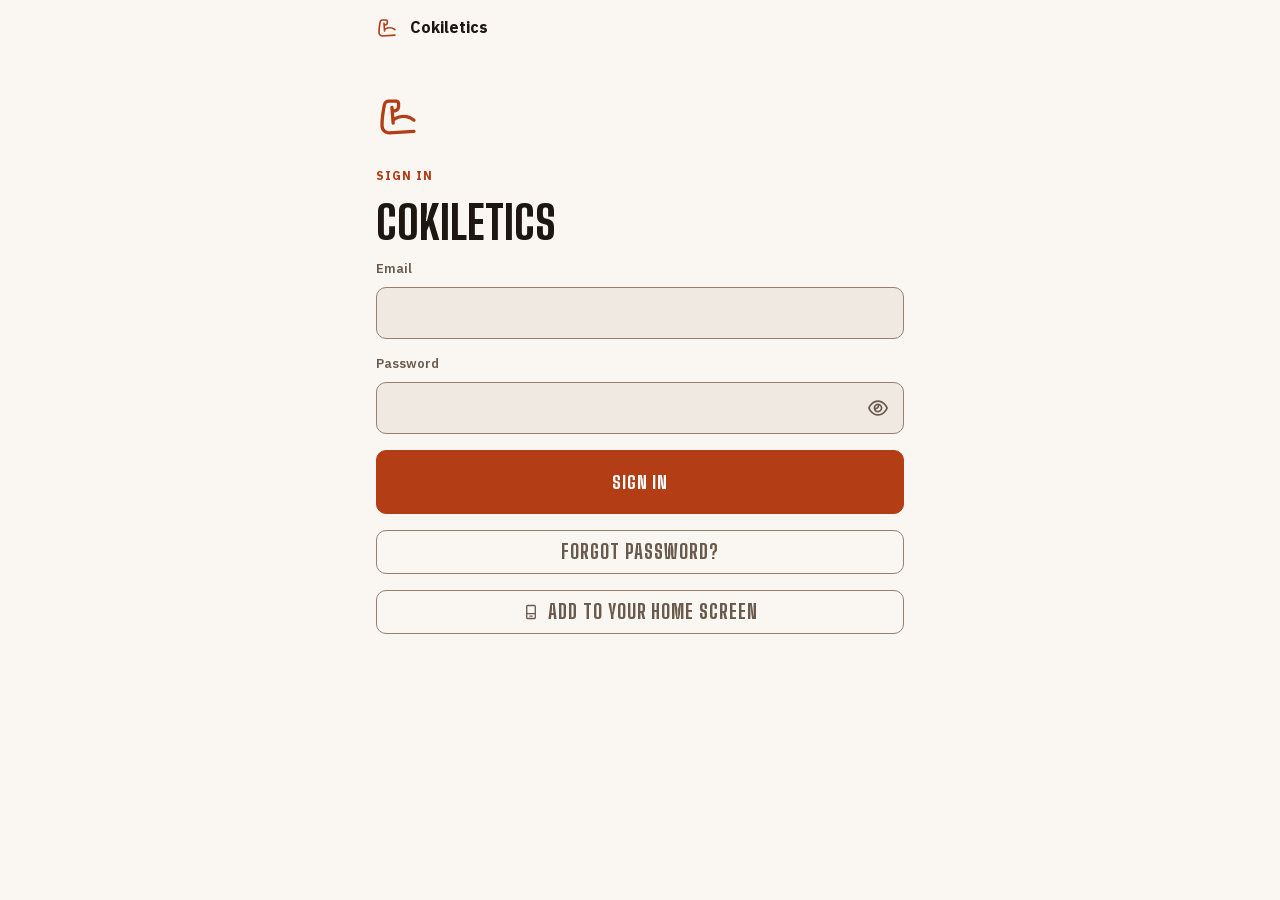
<file: freecokiletics/index.html>
<!doctype html>
<html lang="en">
<head>
<meta charset="utf-8">
<!-- No user-scalable=no: it blocks pinch-zoom (WCAG 1.4.4) and buys nothing —
     every input is ≥16px so iOS never zooms on focus, and tap highlights are
     already off in the stylesheet. -->
<meta name="viewport" content="width=device-width, initial-scale=1, viewport-fit=cover">
<title>Cokiletics</title>
<meta name="theme-color" content="#141110">
<meta name="robots" content="noindex, nofollow, noarchive, nosnippet, noimageindex">
<meta name="referrer" content="strict-origin-when-cross-origin">
<meta name="apple-mobile-web-app-capable" content="yes">
<!-- MUST stay "black-translucent" (tried "default" on 12 Sep 2026 and reverted
     the same day: on the installed app the top bar ended up UNDER the clock
     and the Back button could not be tapped — with viewport-fit=cover, iOS
     laid the webview out edge-to-edge while reporting
     safe-area-inset-top: 0, so nothing padded it clear).
     Translucent means the page runs under the status bar and the clock and
     battery are drawn in WHITE whatever theme-color says — which is why
     body::before paints that strip dark in BOTH themes (see styles.css).
     iOS reads this at launch, and a home-screen icon may keep the value it
     was installed with until it is removed and re-added. -->
<meta name="apple-mobile-web-app-status-bar-style" content="black-translucent">
<meta name="apple-mobile-web-app-title" content="Cokiletics">
<link rel="manifest" href="manifest.webmanifest">
<link rel="apple-touch-icon" sizes="180x180" href="icon-180.png">
<link rel="icon" href="icon.svg" type="image/svg+xml">
<link rel="icon" href="icon-192.png" sizes="192x192" type="image/png">

<!-- Link preview (WhatsApp, iMessage, Slack). og:image MUST be absolute:
     a relative path is silently ignored by every scraper. -->
<meta property="og:type" content="website">
<meta property="og:site_name" content="Cokiletics">
<meta property="og:title" content="Cokiletics">
<meta property="og:description" content="Your training plan — sessions, rest timer, weights log.">
<meta property="og:url" content="https://javicueto.github.io/bv-workouts/freecokiletics/">
<meta property="og:image" content="https://javicueto.github.io/bv-workouts/social/cokiletics.png">
<meta property="og:image:width" content="1200">
<meta property="og:image:height" content="630">
<meta property="og:image:alt" content="Cokiletics">
<meta name="twitter:card" content="summary_large_image">
<link rel="preload" href="../fonts/big-shoulders-display.woff2" as="font" type="font/woff2" crossorigin>
<link rel="preload" href="../fonts/ibm-plex-sans.woff2" as="font" type="font/woff2" crossorigin>
<link rel="stylesheet" href="../fonts/fonts.css">
<link rel="stylesheet" href="../shared/tokens.css">   <!-- the palette, shared with the reference site; in sw.js SHELL -->
<link rel="stylesheet" href="styles.css">
<!-- After the stylesheet (so --ui-bg is readable) but before <body>, so the
     first paint already has the right palette. -->
<script src="theme.js"></script>
</head>
<body>
<!-- NOT aria-live: with the whole app live, a screen reader re-read every
     screen on every navigation and announced the rest countdown once per
     second. Screens announce their name through UI.announce() into the
     region below; countdowns are role="timer", which readers treat as opt-in. -->
<main id="app"></main>
<div id="announce" class="sr-only" aria-live="polite"></div>

<!-- Order matters: config → library → data → icons → ui → store → timer →
     runner → core → views → app (router + boot, last). A new view file goes
     between core.js and app.js, and into sw.js's SHELL.
     The Supabase client is VENDORED (vendor/), not loaded from a CDN: the
     service worker precaches the shell in one go, and a CDN hiccup at install
     time used to mean no offline shell at all. Upgrading = drop the new UMD
     build in vendor/, update this line, sw.js's SHELL, and bump CACHE. -->
<script src="config.js"></script>
<script src="vendor/supabase-js-2.116.0.min.js"></script>
<script src="data/programme.js"></script>
<script src="icons.js"></script>
<script src="ui.js"></script>
<script src="store.js"></script>
<script src="timer.js"></script>
<script src="runner.js"></script>
<script src="core.js"></script>
<script src="points.js"></script>
<script src="views/auth.js"></script>
<script src="views/home.js"></script>
<script src="views/plan.js"></script>
<script src="views/session.js"></script>
<script src="views/history.js"></script>
<script src="views/social.js"></script>
<script src="views/celebrate.js"></script>
<script src="views/cardio.js"></script>
<script src="views/spin.js"></script>
<script src="views/soundcheck.js"></script>
<script src="offline.js"></script>
<script src="app.js"></script>
<script>
  if ("serviceWorker" in navigator) {
    // When a newer version takes over, reload once so it is used straight away —
    // but only if an older version was already running (not on a first visit),
    // and never in the middle of a session (#/run/…), which must not be cut off.
    var hadController = !!navigator.serviceWorker.controller, reloading = false;
    navigator.serviceWorker.addEventListener("controllerchange", function () {
      if (!hadController || reloading || /^#\/run\//.test(location.hash)) return;
      reloading = true; location.reload();
    });
    window.addEventListener("load", function () { navigator.serviceWorker.register("sw.js"); });
  }
</script>
</body>
</html>
</file>
<file: fonts/fonts.css>
/* Cokiletics + the reference site — self-hosted type.
 *
 * NOT loaded from Google: the app has to open in a gym with no signal, and a
 * CDN font is the one thing that would still need the network. Both files are
 * VARIABLE, so one file covers every weight — never re-add per-weight files.
 *
 * No unicode-range: it exists to let the browser SKIP downloading subset
 * files, and with one file per family there is nothing to skip. Its only
 * effect here was to force ✓ ↗ ↺ → ← out of the face and into the system
 * font — visibly, inside "Done ✓" buttons.
 *
 * font-display: the display face is `optional`, the body face `swap`.
 * Headings and the timer digits are set in a condensed face; a system-font
 * stand-in is far wider, so swapping it in late reflowed whole screens (and
 * could overflow 320px). `optional` never swaps late: the font is used if it
 * is there within ~100ms — which it is, preloaded and precached — and the
 * fallback stays for that page load otherwise. Body text must appear at once
 * whatever happens, so it keeps `swap`.
 *
 * Big Shoulders Display · SIL Open Font License 1.1 · Font Bureau
 * IBM Plex Sans        · SIL Open Font License 1.1 · IBM
 */

@font-face {
  font-family: "Big Shoulders Display";
  src: url("big-shoulders-display.woff2") format("woff2");
  font-weight: 100 900;
  font-style: normal;
  font-display: optional;
}

@font-face {
  font-family: "IBM Plex Sans";
  src: url("ibm-plex-sans.woff2") format("woff2");
  font-weight: 100 700;
  font-style: normal;
  font-display: swap;
}
</file>
<file: shared/tokens.css>
/* Court — the ONE palette, type and scale for both the reference site and
   Cokiletics. Linked before each site's own stylesheet; loaded from file://
   with a relative path and precached by the app's service worker (add it to
   SHELL and bump CACHE if this file moves).

   Tokens only, plus three base rules that every page needs identically (the
   focus ring, reduced motion, .sr-only). NO primitives: .card, .letter,
   .topbar and .eyebrow exist in both sites and mean different things — sharing
   them would restyle one site with the other's rules.

   Two copies of this used to live in styles.css and freecokiletics/styles.css,
   25 tokens byte-identical and two (--radius, --radius-sm) already drifted
   apart. One file cannot drift. */

:root {
  /* The pages are dark by default and the browser must know it, or native
     controls (search clear, autofill, scrollbars) come out light-mode on a
     near-black page. The app's light theme overrides it below; the reference
     site has no data-theme and stays dark. */
  color-scheme: dark;

  /* 4pt scale */
  --space-1: 4px;  --space-2: 8px;  --space-3: 12px; --space-4: 16px;
  --space-5: 20px; --space-6: 24px; --space-8: 32px; --space-10: 40px;
  --space-12: 48px; --space-16: 64px; --space-20: 80px;

  /* Darkened 12 Sep 2026 (Javier: the brown ground wasn't dark enough).
     Near-black with only a whisper of warmth left — enough to keep the neutrals
     on the same side as the orange accent, not enough to read as brown.
     Shade 7 (Javier, 12 Sep 2026): content boxes are #0e0c0b, separated by
     their border — at this luminance a fill step of any believable size is
     worth ~1.1:1, so anything that relies on a fill needs its own outline.
     Page two shades LIGHTER than the boxes (Javier, 14 Sep 2026, chosen from
     tests/dark-background — with both the same the app looked too uniform).
     Measured on #141110: text 17.0:1, --line-strong 3.17:1 (still over 3:1).
     Things that FLOAT over content (menu, dialogs, popovers) use --bg-float. */
  --bg:        #141110;
  --bg-raised: #0e0c0b;
  --bg-float:  #1c1614;
  --bg-sunken: #050404;
  /* --line is the decorative hairline (1.5:1 — a whisper, on purpose).
     --line-strong is the boundary of anything you can TAP or TYPE in:
     WCAG 1.4.11 wants 3:1 for a control's edge, and on shade 7 the border is
     the only edge a button has. Measured: 3.29:1 on the page, 3.45 on sunken. */
  --line:        #3a2e27;
  --line-soft:   #2b221d;
  --line-strong: #75604f;

  --text:      #f7f3ef;
  --text-dim:  #c6b8ac;
  --text-faint:#9e9083;

  --accent:      #ff6b3d;
  --accent-soft: #ff6b3d1f;
  --accent-line: #ff6b3d55;
  /* Text ON an accent fill. White on this orange is 2.83:1 — it has always
     failed AA and reads washed out. This is the page colour reused as ink:
     7.03:1 on the orange and 7.17:1 on the danger red, which clears AAA at
     every size, not just AA. Any new accent-filled surface uses it, never #fff. */
  --accent-ink: #0a0908;
  --danger-ink: #0a0908;
  --cool:        #4dd4c4;
  --cool-soft:   #4dd4c41f;
  --good:        #4dd48a;
  --good-soft:   #4dd48a1f;
  --good-line:   #4dd48a55;
  --danger:      #ff6b6b;
  --danger-text: #ff8c8c;     /* form errors — readable on the dark ground */
  --shadow:      #000a;
  --ui-bg:       #141110;     /* the phone's status bar — MUST equal --bg */

  --radius:    16px;
  --radius-sm: 10px;
  /* The smallest thing a thumb can be expected to hit (Apple HIG, WCAG 2.5.5).
     Where the VISUAL must stay smaller, grow the hit area with an ::after —
     never shrink this. */
  --tap: 44px;

  /* Named easings — never the browser's `ease`, and never a bounce or an
     overshoot on UI. A var() that does not exist falls back to linear in
     silence, so anything using these must be declared here. */
  --ease-out: cubic-bezier(0.22, 1, 0.36, 1);
  --ease-in:  cubic-bezier(0.55, 0, 1, 0.45);

  /* Motion (Javier, 16 Sep 2026: "like an iPhone — smooth, connected, no
     motion sickness"). Three durations and two distances for everything that
     moves: a press answers at once, things arrive in --dur-enter and leave
     faster in --dur-leave; a screen travels a fifth of its width, a layer
     only a little. The system itself is in freecokiletics/styles.css. */
  --dur-press: 120ms;
  --dur-leave: 180ms;
  --dur-enter: 320ms;
  --move-page: 16%;
  --move-step: 10%;      /* inside a session: less travel, the screens are dense */
  --move-layer: 24px;
  /* Arrivals use this, not --ease-out: --ease-out covers 80% of the distance
     in its first 90ms, which reads as a snap and then a crawl — "too speedy
     or bumpy" (Javier, 16 Sep 2026), especially on a round screen decoding
     its previews mid-move. This one starts gently and lands softly. */
  --ease-enter: cubic-bezier(0.05, 0.7, 0.1, 1);

  /* Two voices and no third. Display carries numbers, headings and buttons —
     anything you GLANCE at; body carries anything you READ. Both self-hosted
     in fonts/ (see fonts/fonts.css) because the gym has no signal. */
  --font:         "IBM Plex Sans", -apple-system, BlinkMacSystemFont, "Segoe UI", Roboto, Helvetica, Arial, sans-serif;
  --font-display: "Big Shoulders Display", "Arial Narrow", var(--font);
}

/* ------------------------------------------------------------- light mode */
/* ONE copy of the light palette. The app's theme.js always writes an explicit
   data-theme (resolving the phone's setting itself), so there is no
   media-query duplicate to drift out of step. */
:root[data-theme="light"] {
  color-scheme: light;
  --bg:        #faf6f1;
  --bg-raised: #ffffff;
  --bg-float:  #ffffff;
  --bg-sunken: #f0e9e1;
  --line:        #ddd2c6;
  --line-soft:   #ebe3da;
  --line-strong: #94806e;   /* 3.6:1 on white, 3.35 on paper, 3.0 on sunken */
  --text:      #1d1712;
  --text-dim:  #6a5a4d;
  /* 4.8:1 on --bg-sunken, where the small text lives (the kg label, the
     corner buttons). #7d6d5f was 4.13 there and failed AA. */
  --text-faint:#6f6052;
  /* Deeper than the brand tone on purpose: #ff6b3d is 2.6:1 on this paper —
     unreadable as text or a border. Every value below clears 4.5:1 on both the
     paper and the white card; measured, not eyeballed. */
  --accent:      #b33d15;   /* 5.4:1 on paper, 4.8:1 on its own 8% tint */
  --accent-soft: #b33d1514;
  --accent-line: #b33d1540;
  --accent-ink:  #ffffff;   /* white on this fill is 5.8:1; near-black only 3.3 */
  --cool:        #0a7267;
  --cool-soft:   #0a726714;
  --good:        #13743f;
  --good-soft:   #13743f14;
  --good-line:   #13743f40;
  --danger:      #b3261e;
  --danger-ink:  #ffffff;
  --danger-text: #a32019;
  --shadow:      #1d17121f;
  --ui-bg:       #faf6f1;
}

/* ------------------------------------------------------------- base rules */
/* Visually hidden, still read: live regions and icon-button text. */
.sr-only {
  position: absolute; width: 1px; height: 1px; margin: -1px; padding: 0;
  overflow: hidden; clip: rect(0 0 0 0); white-space: nowrap; border: 0;
}

/* ONE focus ring for everything focusable, so a new control is covered by
   default. :where() keeps it at zero specificity — any component can still
   restyle it. Never `outline: none` without a replacement at least this
   visible: a 1px border tint is not a focus indicator. */
:where(a, button, summary, input, select, textarea, [tabindex]):focus-visible {
  outline: 2px solid var(--accent); outline-offset: 2px;
}

/* Motion off = every transition and animation collapses to nothing. A page
   that has motion which carries MEANING puts it back with its own, more
   specific rule (the app does this for the rest ring's sweep and the screen
   crossfade). A new animation is reduced by default instead of needing to be
   remembered. */
@media (prefers-reduced-motion: reduce) {
  *, *::before, *::after {
    animation-duration: .01ms !important; animation-iteration-count: 1 !important;
    transition-duration: .01ms !important;
  }
}

/* No scroll bar on touch screens, for both sites (Javier, 14 Sep 2026 —
   analiticafantasy.com shows none on his iPhone, and this is exactly how it
   does it). The page still scrolls normally — nothing becomes a scroll box —
   only the indicator is hidden. A mouse keeps its scroll bar, where it helps. */
@media (hover: none) and (pointer: coarse) {
  * { scrollbar-width: none; }
  ::-webkit-scrollbar { width: 0; height: 0; display: none; }
}
</file>
<file: freecokiletics/styles.css>
/* Cokiletics — mobile first. Palette, type, scale and the base a11y rules come
   from ../shared/tokens.css (one file for the app and the reference site).
   Everything is sized for one thumb at arm's length in a gym: big targets,
   big numbers, no hover-only affordances.

   Every colour in this file MUST come from a token: a hex baked into a rule
   cannot follow the theme (dark is the base; light is data-theme="light" on
   <html>, written by theme.js). The only tokens declared HERE are the app's
   own: rest mode and the safe-area insets. */
:root {
  --rest: #1e5bd6;     /* rest mode: whole screen, and the status bar via theme-color */
  /* Rest mode is the same blue in BOTH themes on purpose (a glance across the
     gym says "resting"), so its inks live here and are never overridden by
     the light theme. Measured on the blue: white 5.96:1, the dim ink 4.8:1
     (75% white was 4.08 and failed), the final-10s arc 3.4:1 in both themes
     (the accent was 2.1 dark and 1.02 light — invisible). */
  --rest-ink:         #ffffff;
  --rest-ink-dim:     #ffffffd9;
  --rest-line:        #ffffff38;
  --rest-line-strong: #ffffff66;
  --rest-arc-final:   #4dd4c4;

  --safe-top:    env(safe-area-inset-top, 0px);
  --safe-bottom: env(safe-area-inset-bottom, 0px);
  /* The strip behind the phone's clock and battery. Dark in BOTH themes: the
     status bar is translucent, so those glyphs are always white and on the
     light theme's cream they vanished. Zero-height in a browser tab, where
     the inset is 0 and the bar is the browser's own. */
  --status-band: #141110;
}

/* Installed, full-screen. The floor is the fix for a real iOS combination:
   the webview running edge-to-edge while safe-area-inset-top reports 0, which
   left the Back button under the clock, where the status bar swallows taps.
   54px clears the tallest iPhone status bar; where the inset works it is
   larger than this and nothing changes. */
@media (display-mode: standalone) {
  :root { --safe-top: max(env(safe-area-inset-top, 0px), 54px); }
}
body::before {
  content: "";
  position: fixed; top: 0; left: 0; right: 0; height: var(--safe-top);
  background: var(--status-band);
  z-index: 90;                 /* over every layer, including dialogs */
  pointer-events: none;
}
/* Rest mode owns the whole screen, status bar included. */
body.is-resting::before { background: var(--rest); }

/* Motion off: the shared rule collapses everything; the rest ring's sweep
   carries MEANING (it IS the countdown), so it is put back. */
@media (prefers-reduced-motion: reduce) {
  .rest__ring .arc { transition-duration: .95s !important; }
}

* { box-sizing: border-box; }
html { height: 100%; -webkit-text-size-adjust: 100%; }
body {
  margin: 0; min-height: 100%;
  background: var(--bg); color: var(--text);
  font: 16px/1.45 var(--font);
  -webkit-font-smoothing: antialiased;
  -webkit-tap-highlight-color: transparent;
  overscroll-behavior: none;
}
button { font: inherit; color: inherit; }
input { font: inherit; }
a { color: var(--accent); }

#app {
  /* svh, not dvh: dvh tracks the browser toolbar as it collapses on scroll,
     and the Done button (margin-top: auto) moved with it — right as the thumb
     reached for it. The small viewport is the stable one. */
  min-height: 100vh; min-height: 100svh;
  display: flex; flex-direction: column;
  padding: calc(var(--safe-top) + var(--space-4)) var(--space-4) calc(var(--safe-bottom) + var(--space-6));
  max-width: 560px; margin: 0 auto;
}

/* ------------------------------------------------------------ primitives */
.stack > * + * { margin-top: var(--space-4); }
.row { display: flex; align-items: center; gap: var(--space-3); }
.grow { flex: 1; min-width: 0; }
.dim { color: var(--text-dim); }
.faint { color: var(--text-faint); }
.eyebrow {
  font-size: 12px; font-weight: 700; letter-spacing: .09em; text-transform: uppercase;
  color: var(--accent);
}
/* Anything you GLANCE at is display; anything you READ stays body. */
.btn, .badge, .rest__time, .week-row .num, .letter, .stepper .btn { font-family: var(--font-display); }
h1 {
  margin: 0; font-family: var(--font-display); font-weight: 800;
  font-size: clamp(34px, 10vw, 46px); letter-spacing: 0; line-height: 0.95;
  text-transform: uppercase;
}
/* A screen's title under the top bar (core.js topbar): its own space below,
   the same on every screen, so none can put its content right against it
   (Javier, 18 Sep 2026: Social's league card sat on the heading). */
.page-title { margin-bottom: var(--space-5); }
h2 {
  margin: 0; font-family: var(--font-display); font-weight: 700;
  font-size: 31px; letter-spacing: .01em; line-height: 1.02; text-transform: uppercase;
}
p  { margin: 0; }

/* A control's edge is --line-strong (3:1); a container's is --line. On shade
   7 the border is the only edge a button has. */
.btn {
  display: inline-flex; align-items: center; justify-content: center; gap: var(--space-2);
  min-height: 52px; padding: 0 var(--space-6);
  border: 1px solid var(--line-strong); border-radius: var(--radius-sm);
  background: var(--bg-raised); color: var(--text);
  font-weight: 800; font-size: 19px; letter-spacing: .05em; text-transform: uppercase;
  white-space: nowrap; cursor: pointer; text-decoration: none;   /* a link styled as a button is not underlined */
  transition: transform .08s var(--ease-out);
}
.btn:active { transform: scale(.97); }
.btn--primary { background: var(--accent); color: var(--accent-ink); border-color: var(--accent); }
.btn--ghost { background: transparent; }
/* Quiet = secondary, NOT invisible: it keeps the border every other control
   has. Dropping it (12 Sep 2026) left "‹ Back", "Forgot password?" and the
   session's X as bare text with no edge to aim at. */
.btn--quiet { background: transparent; color: var(--text-dim); min-height: var(--tap); }
.btn--block { width: 100%; }
.btn--big { min-height: 64px; font-size: 18px; }
.btn[disabled] { opacity: .5; cursor: default; }

.field { display: grid; gap: var(--space-2); }
.field label { font-size: 13px; color: var(--text-dim); font-weight: 600; }
.input {
  width: 100%; min-height: 52px; padding: 0 var(--space-4);
  background: var(--bg-sunken); color: var(--text);   /* a well, not a panel */
  border: 1px solid var(--line-strong); border-radius: var(--radius-sm);
  font-size: 17px;                              /* ≥16px stops iOS zooming on focus */
}
.input:focus { border-color: var(--accent); }   /* the ring itself is the shared :focus-visible rule */

/* Password with a show/hide eye. The input keeps room on the right so text
   never runs under the button; the button is a full 44px touch target. */
.pw-field { position: relative; }
.pw-field .input { padding-right: 56px; }
.pw-toggle {
  position: absolute; top: 50%; right: 4px; transform: translateY(-50%);
  width: var(--tap); height: var(--tap); display: grid; place-items: center;
  border: 0; background: none; color: var(--text-dim); cursor: pointer; border-radius: var(--radius-sm);
}
.pw-toggle svg { width: 22px; height: 22px; }
.pw-toggle[aria-pressed="true"] { color: var(--accent); }
.pw-toggle:focus-visible { outline-offset: -2px; }

.card {
  background: var(--bg-raised);
  border: 1px solid var(--line);       /* the border is what separates a card */
  border-radius: var(--radius);
  padding: var(--space-5);
}
.card--tap { cursor: pointer; border-color: var(--line-strong); }
/* A whole card that is a link reads as a card, not as link text: no accent, no
   underline on everything inside it (History's rows and the cardio list). */
a.card--tap { color: inherit; text-decoration: none; }
.card--tap:active { filter: brightness(1.08); }
.card--done { border-color: var(--good-line); }

/* Anchors the menu panel (below): position: relative so it cannot drift off
   the right edge on a narrow phone. */
.topbar {
  position: relative;
  display: flex; align-items: center; justify-content: space-between; gap: var(--space-3);
  margin-bottom: var(--space-6);
}
/* The app's logo: Font Awesome Classic Regular "bicep", same glyph as the
   home-screen icon so the two read as one thing. */
.logo { display: inline-grid; place-items: center; color: var(--accent); }
.logo svg { width: 22px; height: 22px; display: block; }
.logo--big { margin-bottom: var(--space-3); }
.logo--big svg { width: 44px; height: 44px; }
.badge {
  display: inline-block; padding: 2px 10px; border-radius: 999px;
  background: var(--accent-soft); color: var(--accent);
  font-size: 12px; font-weight: 700; letter-spacing: .04em;
}
.badge--good { background: var(--good-soft); color: var(--good); }
.badge--cool { background: var(--cool-soft); color: var(--cool); }
.note { padding: var(--space-3) var(--space-4); border-left: 2px solid var(--accent); background: var(--bg-sunken); border-radius: 0 var(--radius-sm) var(--radius-sm) 0; font-size: 14px; color: var(--text-dim); white-space: pre-wrap; }
.error { color: var(--danger-text); font-size: 14px; }
/* A read that failed: the message and a Retry, never a screen stuck on
   "Loading…". `.notice` is the quiet inline form for a screen that still
   works without the missing data (Home without "done" marks). */
.load-error { text-align: center; }
.load-error .btn { justify-self: center; }
.notice {
  display: flex; align-items: center; justify-content: space-between; gap: var(--space-3);
  padding: var(--space-2) var(--space-3); margin-bottom: var(--space-3);
  border: 1px solid var(--line); border-radius: var(--radius-sm);
  font-size: 13px; color: var(--text-dim);
}
.notice .btn { min-height: 36px; padding: 0 var(--space-3); font-size: 14px; flex: none; }
.list { display: grid; gap: var(--space-3); }

/* ------------------------------------------------------------ motion */
/* One small system (Javier, 16 Sep 2026: the app felt abrupt, "slippery"),
   used everywhere and invented nowhere else:
   - a screen that goes DEEPER arrives from the right, going BACK from the
     left, a sibling (home ↔ history) crossfades — app.js decides which;
   - inside a session the same language: Done → from the right, Back → from
     the left (runner.js render). Only the screen's body moves; the header
     and the progress bar stay put, so the session reads as one place;
   - layers (pause, the whole workout, a preview big, the hold timer) rise a
     little and fade in, and sink and fade out faster (UI.enter / UI.leave);
   - a press answers in the first frame, a value you change settles (UI.bump).
   Quick start and a soft landing, never a bounce, nothing moves on its own.
   Every class is removed as soon as it has played (ui.js), so no transform
   is left behind. Reduce Motion: every move becomes a short crossfade. */
@keyframes m-in-forward { from { opacity: 0; transform: translateX(var(--move)); } }
@keyframes m-in-back    { from { opacity: 0; transform: translateX(calc(var(--move) * -1)); } }
@keyframes m-in-fade    { from { opacity: 0; } }
@keyframes m-in-rise    { from { opacity: 0; transform: translateY(var(--move-layer)); } }
@keyframes m-out-sink   { to { opacity: 0; transform: translateY(calc(var(--move-layer) / 2)); } }
@keyframes m-out-fade   { to { opacity: 0; } }
@keyframes m-settle     { 40% { transform: scale(1.12); } }
@keyframes m-drop       { from { opacity: 0; transform: translateY(-6px) scale(.98); } }
/* A whole screen travels --move-page; a step inside a session --move-step,
   which is shorter because those screens are dense and change a lot at once.
   will-change keeps the move on the GPU while it plays: a round screen
   decodes its previews at exactly that moment, and that is what made the
   move stutter. The class is removed after, so no layer is kept. */
.m-forward, .m-back           { --move: var(--move-page); }
.m-step-forward, .m-step-back { --move: var(--move-step); }
.m-forward, .m-step-forward { animation: m-in-forward var(--dur-enter) var(--ease-enter) backwards; }
.m-back, .m-step-back       { animation: m-in-back var(--dur-enter) var(--ease-enter) backwards; }
.m-fade    { animation: m-in-fade var(--dur-leave) var(--ease-enter) backwards; }
.m-rise    { animation: m-in-rise var(--dur-enter) var(--ease-enter) backwards; }
.m-leave   { animation: m-out-sink var(--dur-leave) var(--ease-in) forwards; pointer-events: none; }
.m-forward, .m-back, .m-step-forward, .m-step-back, .m-rise { will-change: transform, opacity; }
.m-bump       { animation: m-settle var(--dur-enter) var(--ease-enter); }
.m-bump-block { display: inline-block; }        /* transform needs a block; ui.js adds it to inline text */
@media (prefers-reduced-motion: reduce) {
  /* !important on a class beats the shared "collapse everything" rule in
     tokens.css, which would otherwise make these instant rather than calm. */
  .m-forward, .m-back, .m-step-forward, .m-step-back, .m-fade, .m-rise { animation: m-in-fade .15s linear backwards !important; }
  .m-leave { animation: m-out-fade .12s linear forwards !important; }
  .m-bump { animation: none !important; }
}
/* A press answers in the first frame on anything tappable that is not a
   .btn (which already does): previews, the corner log buttons, "after that",
   the menu button. :where() keeps it overridable. */
:where(.thumb, .vthumb__open, .ex-card__thumb, .rest__after, .logbtn, .logstep, .iconbtn) {
  transition: transform var(--dur-press) var(--ease-out);
}
:where(.thumb, .vthumb__open, .ex-card__thumb, .rest__after, .logbtn, .logstep, .iconbtn):active { transform: scale(.97); }
/* Cards press too, and more gently than a button: a card is big, so the same
   .97 would look like it jumped. The brightness they already had stays. */
:where(.card--tap, .day-card__main, .day-card__link, .backlog__list a, .menu__item, a.week-row) {
  transition: transform var(--dur-press) var(--ease-out), filter var(--dur-press) var(--ease-out);
}
:where(.card--tap, .day-card__main, .day-card__link, .backlog__list a, .menu__item, a.week-row):active { transform: scale(.985); }
/* The ✓ on a Done button, so the tap is confirmed before the screen moves. */
.tick { display: inline-block; }

/* ------------------------------------------------------------ session runner */
.runner { flex: 1; display: flex; flex-direction: column; gap: var(--space-4); }

.progress { display: flex; gap: 4px; height: 4px; }
.progress i { flex: 1; background: var(--line); border-radius: 2px; }
.progress i.done { background: var(--accent); }
.progress i.now  { background: var(--accent); opacity: .5; }

/* One screen = one round. Done / Back move between screens, no swipe
   (Javier, 15 Sep 2026: "swiping between exercises is messy … keep it simple"). */
.screen { flex: 1; display: flex; flex-direction: column; gap: var(--space-4); }

.round-head { display: flex; align-items: baseline; justify-content: space-between; gap: var(--space-3); flex-wrap: wrap; }

/* Exercise card: moving thumbnail left, what to do right, log underneath.
   Mobile-first: the 320px phone is the base (42% preview, no minimum width on
   the corner buttons), and ≥360px widens to 48% and restores the 44px target.
   48%: the square preview's width sets the card height; WIDTH is the limit —
   50% overflowed 29 screens sideways, 48% none. Re-run scripts/sweep_runner.js
   at 320 / 375 / 390 / 414 before changing either number. */
.ex-list { display: grid; gap: var(--space-3); }
.ex-card {
  display: grid; grid-template-columns: 42% 1fr; gap: var(--space-3);
  padding: var(--space-3);
  background: var(--bg-sunken); border: 1px solid var(--line); border-radius: var(--radius);
}
.ex-card__thumb {
  position: relative; aspect-ratio: 1; align-self: start;
  border: 0; padding: 0; border-radius: var(--radius-sm); overflow: hidden; background: #000; cursor: zoom-in;
}
.ex-card__thumb img { position: absolute; inset: 0; width: 100%; height: 100%; object-fit: cover; }
/* A finger resting on a GIF must not open the iPhone's image preview or
   start dragging the picture. */
.ex-card__thumb img, .thumb img { -webkit-touch-callout: none; -webkit-user-drag: none; user-select: none; }
.ex-card__body { min-width: 0; display: flex; flex-direction: column; gap: 2px; }
.ex-card__label { font-size: 12px; font-weight: 800; letter-spacing: .08em; color: var(--accent); }
.ex-card__name { font-size: 16px; font-weight: 650; line-height: 1.2; }
.ex-card__target { font-size: 28px; font-weight: 800; letter-spacing: -.02em; line-height: 1.05; margin-top: 2px; }
.ex-card__target small { font-size: 14px; font-weight: 600; color: var(--text-dim); letter-spacing: 0; }
.ex-card__cue { font-size: 13px; color: var(--accent); font-weight: 650; }
/* The two icons sit BELOW the reps, together in the card's bottom-right
   corner (Javier, 12 Sep 2026). `margin-top: auto` pins them to the bottom of
   the right column however tall the name wraps, so they line up across cards
   in a round instead of floating at different heights. flex-wrap lets the
   timed-hold button take its own full row inside the same box. */
.ex-card__log {
  margin-top: auto; padding-top: var(--space-2);
  display: flex; flex-wrap: wrap; justify-content: flex-end; min-width: 0;
}
/* Wraps, right-aligned, when a long weight ("142.5 kg") and changed reps don't
   fit side by side at 320px. Without it the pair was wider than the column and
   spilled LEFT into the preview image — flex-end overflows toward the start. */
.logbtns { flex: 0 1 auto; max-width: 100%; min-width: 0; display: flex; flex-wrap: wrap; justify-content: flex-end; align-items: center; gap: 0; }   /* the buttons' own 4px padding separates them; a gap tipped 320px into wrapping */
.ex-card__body > .btn--hold { width: 100%; margin-top: var(--space-2); }

/* The two corner buttons: a dumbbell for the weight, an arrows-repeat for the
   reps. Icon alone when there is nothing to report; the number beside it when
   there is. Deliberately quiet — most sets use whatever weight is to hand and
   the reps are almost never changed. */
/* 4px padding and gap, not 8: with "142.5 kg" beside changed reps the pair was
   164px in a 153px column at 375px and wrapped, pushing Done off the screen
   (13 Sep 2026). The tap target stays 44 × 44 at least: a bare icon button
   was only 27px wide at 320px once the padding shrank. */
.logbtn {
  display: inline-flex; align-items: center; justify-content: center; gap: var(--space-1);
  min-height: var(--tap); min-width: var(--tap); padding: 0 var(--space-1);
  background: none; border: 0; border-radius: var(--radius-sm);
  color: var(--text-faint); cursor: pointer; font-family: var(--font); font-size: 15px;
}
.logbtn svg { width: 19px; height: 19px; display: block; flex: none; }
.logbtn:active { background: var(--bg-sunken); }
.logbtn[aria-expanded="true"] { color: var(--accent); }
.logbtn__v { font-weight: 700; font-variant-numeric: tabular-nums; color: var(--text); display: inline-grid; line-height: 1.1; }
/* "21 kg": the unit a step smaller and lighter than the number, same colour. */
.logbtn__num { white-space: nowrap; }
.logbtn__unit { margin-left: .2em; font-size: .8em; font-weight: 600; }
/* Carried over from last time: the accent AND the words. The colour alone was
   the only difference between "logged this round" and "prefilled", which a
   colour-blind eye or a screen reader cannot see (WCAG 1.4.1). */
.logbtn__v--last { color: var(--accent); font-weight: 650; }
.logbtn__last { font-size: 9px; font-weight: 600; letter-spacing: .04em; text-transform: uppercase; opacity: .85; }

/* MUST sit with the display rule below: an author display value silently beats
   the browser's own [hidden] { display: none }. */
.logpanel[hidden], .logpanel--reps[hidden], .target__reset[hidden] { display: none !important; }
.logpanel {
  grid-column: 1 / -1; display: grid; gap: var(--space-2);
  padding-top: var(--space-2); border-top: 1px solid var(--line-soft);
}
/* A short left-aligned box with an OK tick beside it, not a full-width field:
   you are typing two or three characters (Javier, 12 Sep 2026). */
.logfield { display: flex; align-items: center; gap: var(--space-3); }
.logfield label {
  flex: none; font-size: 11px; color: var(--text-faint); font-weight: 700;
  text-transform: uppercase; letter-spacing: .06em; min-width: 3ch;
}
.input--sm.input--num { width: 6ch; flex: none; text-align: left; font-variant-numeric: tabular-nums; }
.logok {
  flex: none; margin-left: auto; width: var(--tap); min-height: var(--tap);
  display: grid; place-items: center;
  background: var(--accent-soft); color: var(--accent);
  border: 1px solid var(--accent-line); border-radius: var(--radius-sm); cursor: pointer;
}
.logok svg { width: 17px; height: 17px; display: block; }
.logok:active { background: var(--accent); color: var(--accent-ink); }
/* − [ 20 ] + : the weight's 1 kg steps, either side of its box. */
.logfield--step { gap: var(--space-2); }
.logfield--step .input--num { text-align: center; }
.logstep {
  flex: none; width: var(--tap); min-height: var(--tap);
  display: grid; place-items: center;
  background: none; color: var(--text);
  border: 1px solid var(--line-strong); border-radius: var(--radius-sm); cursor: pointer;
}
.logstep svg { width: 16px; height: 16px; display: block; }
.logstep:active { background: var(--bg-sunken); }
.logpanel--reps { border-top-style: dashed; }
.logpanel__reset {
  justify-self: start; background: none; border: 0; padding: var(--space-1) 0;
  color: var(--text-dim); font-family: var(--font); font-size: 13px; cursor: pointer;
  text-decoration: underline; text-underline-offset: 3px; text-decoration-color: var(--line);
}
.logpanel__reset:active { color: var(--text); }

/* Reps you changed: shown where the target always is, in the accent, with a
   way back to what the programme says. */
.ex-card__target.is-edited { color: var(--accent); }
.ex-card__target.is-edited small { color: var(--accent); opacity: .8; }
.target__reset {
  position: relative;                    /* anchors the hit area below */
  background: none; border: 0; padding: 0 0 0 var(--space-1);
  color: var(--accent); font-size: 18px; line-height: 1; cursor: pointer; font-family: var(--font);
}
/* The ↺ stays 18px inside the number; its TARGET is grown to ~44px with a
   pseudo-element, so a sweaty thumb mid-set can hit the only way to undo. */
.target__reset::after { content: ""; position: absolute; inset: -13px; }
.input--sm { min-height: 44px; font-size: 18px; font-weight: 700; text-align: center; padding: 0 var(--space-2); }
.btn svg { width: 18px; height: 18px; flex: none; }
.btn--icon { width: var(--tap); padding: 0; }
.btn--icon svg { width: 20px; height: 20px; }
/* The way out of a session (Javier, 12 Sep 2026: "isn't the X too small?").
   44px is the floor for a control you aim at calmly; this one is hit mid-set,
   one-handed, so it gets 52 — the same height as every real button on the
   screen — with a 24px glyph and full-contrast ink. .head-clock on the other
   side is as wide, so the session title stays centred between them. */
.btn--quit { width: 52px; min-height: 52px; padding: 0; color: var(--text); }
/* Pause, top left of every session screen (runner.js pause): icon and word,
   so it reads as a choice and not as a small cross. It and the clock on the
   right share one width (--head-side) so the title stays centred. 80px, not
   the button's natural 88: the widest line under the title ("Warm-up · 11
   movements", 153px) must still fit between them at 375. Under 360px the
   word is for screen readers only and both sides go back to 52px. */
.runner { --head-side: 80px; }
.btn--pause { width: var(--head-side); min-height: 52px; padding: 0; gap: var(--space-1); color: var(--text); font-size: 15px; flex: none; }
/* A dot on Pause while sound should be playing and has stopped (runner.js
   paintClock, Sound.stuck); the pause screen's Test repairs it. */
.btn--pause { position: relative; }
.btn--pause.has-alert::after {
  content: ""; position: absolute; top: 7px; right: 7px;
  width: 8px; height: 8px; border-radius: 50%; background: var(--accent);
}
@media (max-width: 359px) {
  .runner { --head-side: 52px; }
  .btn--pause svg { width: 24px; height: 24px; }
  .pause-label { position: absolute; width: 1px; height: 1px; overflow: hidden; clip-path: inset(50%); white-space: nowrap; }
}
.btn--quit svg { width: 24px; height: 24px; }
/* The session's running time (Javier, 13 Sep 2026), in the slot that
   balances the close button so the title stays centred. min-width, not width:
   past an hour "1:02:03" may take a little more. */
/* The title in a session's header opens the whole workout (runner.js
   showOverview). Underlined so it reads as a link; the tap area reaches past
   the text without making the header taller. */
.head-title {
  position: relative; background: none; border: 0; padding: 0; cursor: pointer;
  font-family: inherit; text-decoration: underline; text-underline-offset: 3px; text-decoration-thickness: 1px;
}
.head-title::after { content: ""; position: absolute; inset: -12px -8px; }
.head-clock {
  min-width: var(--head-side, 52px); flex: none; text-align: right; white-space: nowrap;
  font-size: 15px; font-weight: 700; font-variant-numeric: tabular-nums; color: inherit;
}
/* "Started Sun 13 Sep ’26 at 07:05" — first screen and the done screen. */
.started { margin: 0; font-size: 13px; color: var(--text-dim); }
.screen > .started { text-align: center; }   /* under the Done button, never above it */

/* 3 · 2 · 1 · Go! when a session starts. Orange: this is work. Silent. */
.countin {
  position: fixed; inset: 0; z-index: 60;
  display: flex; flex-direction: column; align-items: center; justify-content: center; gap: var(--space-4);
  padding: calc(var(--safe-top) + var(--space-6)) var(--space-4) calc(var(--safe-bottom) + var(--space-6));
  background: var(--accent); color: var(--accent-ink); text-align: center;
  box-shadow: 0 0 0 100vmax var(--accent);    /* --overlay-bleed, see .hold-screen */
}
/* Full-screen layers take focus themselves (UI.overlay); the layer is the
   whole screen, so a ring around it says nothing. Their buttons keep theirs. */
.countin:focus, .zoom:focus, .hold-screen:focus { outline: none; }
.countin__title { font-size: 14px; font-weight: 800; letter-spacing: .12em; text-transform: uppercase; }
.countin__n { font-family: var(--font-display); font-size: 180px; font-weight: 800; line-height: 1; font-variant-numeric: tabular-nums; min-height: 1em; }
.countin.is-go .countin__n { font-size: 140px; }
/* The app's biceps, with Go! only. */
.countin__logo { display: none; }
.countin.is-go .countin__logo { display: block; width: 96px; height: 96px; animation: countin-pop .8s cubic-bezier(.2, .8, .2, 1) both; }
.countin__logo svg { width: 100%; height: 100%; display: block; }
@media (prefers-reduced-motion: reduce) { .countin.is-go .countin__logo { animation: none; } }
.countin__n.pop { animation: countin-pop .8s cubic-bezier(.2, .8, .2, 1) both; }
@keyframes countin-pop { from { transform: scale(1.4); opacity: 0; } 30% { opacity: 1; } to { transform: scale(1); opacity: 1; } }
@media (prefers-reduced-motion: reduce) { .countin__n.pop { animation: none; } }
body.is-counting::before { background: var(--accent); }   /* the status-bar band turns with it */
/* …and so does the page itself. On an installed iPhone the strip under the
   home indicator is painted by the PAGE, not by any fixed layer — the 3-2-1
   kept a dark bar at the bottom even with the bleed shadow (Javier's
   screenshot, 14 Sep 2026). Rest mode never had it because it colours the
   body blue; this does the same in orange while the intro plays. */
body.is-counting { background: var(--accent); }

/* "Round 2 · Go!" over a new round (runner.js roundIntro). Neutral — orange
   is the session's 3 · 2 · 1 · Go! — except the LAST round, which is red. */
.roundintro {
  position: fixed; inset: 0; z-index: 55;
  display: flex; flex-direction: column; align-items: center; justify-content: center; gap: var(--space-2);
  padding: calc(var(--safe-top) + var(--space-6)) var(--space-4) calc(var(--safe-bottom) + var(--space-6));
  background: var(--bg); color: var(--text); text-align: center; cursor: pointer;
  box-shadow: 0 0 0 100vmax var(--bg);
  animation: roundintro-in var(--dur-leave) var(--ease-enter) both;
}
.roundintro--last { background: var(--danger); color: var(--danger-ink); box-shadow: 0 0 0 100vmax var(--danger); }
.roundintro__block { font-size: 14px; font-weight: 800; letter-spacing: .12em; text-transform: uppercase; max-width: 100%; opacity: .85; }
.roundintro__n { font-family: var(--font-display); font-size: clamp(72px, 24vw, 112px); font-weight: 800; line-height: 1; text-transform: uppercase; }
.roundintro:not(.roundintro--last) .roundintro__n { color: var(--accent); }
.roundintro__of { font-size: 20px; font-weight: 700; min-height: 1.3em; }
.roundintro__n.pop { animation: countin-pop .5s cubic-bezier(.2, .8, .2, 1) both; }
@keyframes roundintro-in { from { opacity: 0; } to { opacity: 1; } }
@media (prefers-reduced-motion: reduce) { .roundintro, .roundintro__n.pop { animation: none; } }
body.is-lastintro::before { background: var(--danger); }   /* the status-bar band and the page edges turn with it */
body.is-lastintro { background: var(--danger); }

/* Dense variant for 3+ movement rounds: tighter padding, smaller numbers and
   inputs, and the narrow preview at every width. Measured at 375×812 — the
   normal card overflowed by 55px. */
.ex-list--dense { gap: var(--space-2); }
.ex-list--dense .ex-card { padding: var(--space-2) var(--space-3); gap: var(--space-2) var(--space-3); }
.ex-list--dense .ex-card__name { font-size: 15px; }
.ex-list--dense .ex-card__target { font-size: 22px; }
.ex-list--dense .input--sm { min-height: 38px; font-size: 16px; }

/* Warm-up / Tabata: a grid of small moving thumbnails, reference only. Two
   across on the narrowest phones, three from 360px. */
.thumb-grid { display: grid; grid-template-columns: repeat(2, 1fr); gap: var(--space-2); }
.thumb-grid--2 { grid-template-columns: repeat(2, 1fr); width: 100%; }
.thumb { display: grid; gap: 4px; border: 0; padding: 0; background: none; text-align: left; cursor: zoom-in; }
/* The warm-up / Tabata grid stays 16:9 on purpose (Javier: "keep the warm-up
   as is"). Eleven squares three-across is 190px taller than the same grid in
   16:9 and pushes the screen past the viewport; wide tiles pack better when
   there are this many. */
.thumb img, .thumb__none { width: 100%; aspect-ratio: 16 / 9; object-fit: cover; border-radius: var(--radius-sm); background: #000; display: block; }
.thumb__name { font-size: 11px; line-height: 1.25; color: var(--text-dim); }

.actions { display: grid; grid-template-columns: 1fr 2fr; gap: var(--space-3); margin-top: auto; padding-top: var(--space-2); }

/* Tap a thumbnail: full-width view over everything. A dialog (UI.overlay):
   Escape closes it, focus comes back to the thumbnail. Safe-area padded like
   every other full-screen layer, so the caption clears the home indicator. */
.zoom {
  position: fixed; inset: 0; z-index: 50;
  display: flex; flex-direction: column; align-items: center; justify-content: center; gap: var(--space-3);
  padding: calc(var(--safe-top) + var(--space-4)) var(--space-4) calc(var(--safe-bottom) + var(--space-4));
  background: color-mix(in srgb, var(--bg) 95%, transparent); text-align: center;
  box-shadow: 0 0 0 100vmax color-mix(in srgb, var(--bg) 95%, transparent);   /* bleed, see .hold-screen */
}
.zoom img { width: 100%; max-width: 560px; aspect-ratio: 16 / 9; object-fit: cover; border-radius: var(--radius); }
.zoom__name { font-size: 20px; font-weight: 700; }
.zoom__close { min-width: 160px; }
/* A quiet text link, not a button (Javier, 15 Sep 2026): the preview is the
   point, the full video is the extra. 44px tall to tap, 14px to read. */
.zoom__yt {
  display: inline-flex; align-items: center; gap: var(--space-2); min-height: var(--tap);
  font-size: 14px; color: var(--text-dim);
  text-decoration: underline; text-underline-offset: 3px; text-decoration-color: var(--line-strong);
}
.zoom__yt svg { width: 14px; height: 14px; flex: none; }

@media (min-width: 360px) {
  .ex-card { grid-template-columns: 48% 1fr; }
  .thumb-grid { grid-template-columns: repeat(3, 1fr); }
  /* .logbtn's 44px min-width used to live here, off at 320px where it pushed
     the icon row off the edge. With 4px padding it fits at 320 too, so it is
     on the base rule now (13 Sep 2026, checked by the sweep's spill test). */
}

/* ------------------------------------------------------------ rest timer */
.rest {
  flex: 1; display: flex; flex-direction: column; align-items: center; justify-content: center;
  gap: var(--space-5); text-align: center;
}
.rest__ring { position: relative; width: min(72vw, 300px); aspect-ratio: 1; }
.rest__ring svg { width: 100%; height: 100%; transform: rotate(-90deg); }
.rest__ring circle { fill: none; stroke-width: 10; }
.rest__ring .track { stroke: var(--line); }
.rest__ring .arc { stroke: var(--accent); stroke-linecap: round; transition: stroke-dashoffset .95s linear; }
.rest__ring .arc.final { stroke: var(--rest-arc-final); }
.rest__time {
  position: absolute; inset: 0; display: grid; place-items: center;
  font-size: clamp(64px, 23vw, 104px); font-weight: 800; letter-spacing: 0; font-variant-numeric: tabular-nums;
}
.rest__actions { display: grid; grid-template-columns: repeat(3, minmax(0, 1fr)); gap: var(--space-3); width: 100%; }

/* Coming up (runner.js restBody, 15 Sep 2026): the next round's previews and
   the round after it. The rest ring is smaller than the hold timer's (which
   shares .rest__ring) so all of it, and the three buttons, fit a 375×812
   screen without scrolling. Two tiles across at every width: they're the
   point of the screen, not a reference grid. */
.rest > .rest__ring { width: min(52vw, 220px); }
.rest .rest__time { font-size: clamp(56px, 19vw, 84px); }
.rest__up { width: 100%; display: grid; gap: var(--space-2); text-align: left; }
/* Two across means two across: the ≥360px rule that makes .thumb-grid three
   columns comes later in the file and was beating .thumb-grid--2, so Tabata
   and the "after that" details showed two tiles in a three-column grid. */
.rest__grid, .thumb-grid.thumb-grid--2 { grid-template-columns: repeat(2, minmax(0, 1fr)); }
.thumb__name b { color: var(--text); font-weight: 700; }
div.thumb { cursor: default; }
/* Another round of the block you are resting in: names and reps, no pictures. */
.rest__list { list-style: none; margin: 0; padding: 0; display: grid; gap: var(--space-1); font-size: 16px; line-height: 1.3; }
.rest__list b { font-weight: 700; }
.rest__after {
  width: 100%; min-height: var(--tap);
  display: flex; align-items: center; gap: var(--space-3);
  padding: var(--space-3); text-align: left;
  background: none; color: inherit; font: inherit;
  border: 1px solid var(--line-strong); border-radius: var(--radius);
}
.rest__after--end { justify-content: center; border-style: dashed; }
.rest__after-text { flex: 1; min-width: 0; display: grid; gap: 2px; }
.rest__after-label { font-size: 12px; font-weight: 700; letter-spacing: .09em; text-transform: uppercase; color: var(--text-dim); }
.rest__after-names { font-size: 14px; line-height: 1.3; }
.rest__after svg { width: 16px; height: 16px; flex: none; }

/* ------------------------------------------------------------ tabata */
.tabata { flex: 1; display: flex; flex-direction: column; align-items: center; justify-content: center; gap: var(--space-4); text-align: center; }
.tabata__phase { font-size: 14px; font-weight: 800; letter-spacing: .12em; text-transform: uppercase; }
/* --work / --rest, not .work / .rest: a bare "rest" class is the rest
   screen's (a full-height flex column), and on the phase label it stretched
   it to 300px and left a gap above the ring in every Tabata rest. */
.tabata__phase--work { color: var(--accent); }
.tabata__phase--rest { color: var(--cool); }
.tabata__time { font-size: clamp(80px, 30vw, 128px); font-weight: 800; letter-spacing: -.05em; line-height: 1; font-variant-numeric: tabular-nums; }
.tabata__move { font-size: 24px; font-weight: 700; }
.tabata__cycle { color: var(--text-dim); }
/* The last round / cycle is red (Javier, 24 Oct 2026) — the word is there too. */
.is-last, .tabata__cycle.is-last { color: var(--danger-text); font-weight: 700; }
.screen--last .ex-card { border-color: var(--danger); }
.screen--last .round-head h2 { color: var(--danger-text); }
body.is-resting .runner .tabata__cycle.is-last { color: var(--rest-ink); }
/* The running Tabata's seconds in a ring (runner.js renderTabata), the same
   ring as the rest and hold timers, smaller: the preview and Left / Right
   share the screen. The arc's colours follow rest mode like the rest timer's. */
.tabata__ring { width: min(40vw, 160px); }
.tabata__ring .rest__time { font-size: clamp(48px, 15vw, 64px); }
/* Left / Right for a movement done one side per interval (runner.js
   renderTabata, 15 Sep 2026): an arrow and a word at each edge of the
   screen, the side to do big and in the accent, the other small and faint.
   No box or fill (Javier, same day): it is a cue to read, not a button. */
.tabata__sides { display: flex; align-items: center; justify-content: space-between; width: 100%; min-height: 40px; }
.tabata__sides[hidden] { display: none; }
.tabata__side {
  display: inline-flex; align-items: center; gap: var(--space-2);
  font-family: var(--font-display); font-size: 18px; font-weight: 800; letter-spacing: .04em; text-transform: uppercase;
  color: var(--text-faint);
}
.tabata__side svg { width: 18px; height: 18px; flex: none; }
.tabata__side.is-on { font-size: 32px; color: var(--accent); }
.tabata__side.is-on svg { width: 30px; height: 30px; }

/* ------------------------------------------------------------ plan weeks */
.week-row { display: flex; align-items: center; gap: var(--space-3); padding: var(--space-3) 0; border-bottom: 1px solid var(--line-soft); }
.week-row .num { width: 34px; height: 34px; border-radius: 9px; display: grid; place-items: center; background: var(--bg-raised); border: 1px solid var(--line-strong); font-weight: 800; font-size: 19px; }
.week-row.now .num { background: var(--accent); color: var(--accent-ink); border-color: var(--accent); }
.week-row.past { opacity: .55; }

/* ------------------------------------------------------------ rest mode (blue) */
/* The rest timer and Tabata's rest phases turn the whole screen blue, so a
   glance across the gym tells you which mode you're in. */
body { transition: background-color var(--dur-enter) var(--ease-enter); }
/* color-scheme dark: the ground is dark blue in both themes, so native bits
   (scrollbar, a focused control) must not come out light-mode over it. */
body.is-resting { background: var(--rest); color: var(--rest-ink); color-scheme: dark; }
/* Everything below is scoped to .runner: a dialog opened during a rest (the
   "after that" details, Leave this session?) sits outside it and keeps its
   own colours. Unscoped, it took white text and a white button, unreadable
   on the light theme's sheet. */
body.is-resting .runner :is(.dim, .faint, .thumb__name, .rest__after-label) { color: var(--rest-ink-dim); }
body.is-resting .runner :is(.eyebrow, .thumb__name b) { color: var(--rest-ink); }
body.is-resting .runner .rest__after { border-color: var(--rest-line-strong); }
body.is-resting .runner .progress i { background: var(--rest-line); }
body.is-resting .runner .progress i.done, body.is-resting .runner .progress i.now { background: var(--rest-ink); }
body.is-resting .runner .rest__ring .track { stroke: var(--rest-line); }
body.is-resting .runner .rest__ring .arc { stroke: var(--rest-ink); }
body.is-resting .runner .rest__ring .arc.final { stroke: var(--rest-arc-final); }   /* last 10 s */
body.is-resting .runner :is(.btn--ghost, .btn--quiet) { border-color: var(--rest-line-strong); }
body.is-resting .runner .btn--ghost { color: var(--rest-ink); }
body.is-resting .runner .btn--primary { background: var(--rest-ink); color: var(--rest); border-color: var(--rest-ink); }  /* blue+white is 5.96:1 — fine */
body.is-resting .runner .btn--quiet { color: var(--rest-ink-dim); }
body.is-resting .runner .tabata__phase--rest { color: var(--rest-ink); }
body.is-resting .runner .tabata__side { color: var(--rest-ink-dim); }
body.is-resting .runner .tabata__side.is-on { color: var(--rest-ink); }
body.is-resting .runner :where(a, button, input, [tabindex]):focus-visible { outline-color: var(--rest-ink); }

/* ------------------------------------------------------------ Tabata running */
.tabata__gif { width: 100%; }
/* The square preview gives way to the screen's height (32svh ≈ 260px on a
   375×812 phone) so the ring, the Left / Right pair and Skip block still fit. */
.tabata__gif img { width: 100%; max-width: min(340px, 32svh); margin: 0 auto; aspect-ratio: 1; object-fit: cover; border-radius: var(--radius); display: block; background: #000; }

/* ------------------------------------------------------------ timed hold */
.btn--hold {
  flex: 1 1 100%; min-height: 52px;
  background: var(--accent-soft); color: var(--accent); border: 1px solid var(--accent);
  font-size: 16px;
}
.btn--hold.is-done { background: var(--good-soft); color: var(--good); border-color: var(--good); }
/* Dense (3-movement) rounds: the timer sits inline beside kg/sec, short label. */
.ex-list--dense .btn--hold { flex: 0 0 auto; min-height: 38px; padding: 0 var(--space-3); font-size: 15px; }
.ex-list--dense .hold__long { display: none; }

/* ------------------------------------------------------------ home day cards */
.day-card { padding: 0; overflow: hidden; border-color: var(--line-strong); }
.day-card__main { display: block; padding: var(--space-5); color: inherit; text-decoration: none; }
.day-card__main:active { filter: brightness(1.08); }
/* A done day: date on one line, times on the next. */
.day-card__when span { display: block; }
/* The block letter, A–F. Same mark on the card list and the view screen. */
.letter {
  flex: none; width: 22px; height: 22px; display: grid; place-items: center;
  border-radius: 6px; background: var(--accent-soft); color: var(--accent);
  font-size: 12px; font-weight: 800;
}

/* What's in the session, listed on the card. The week screen only ever holds
   one block and two days, so the room is there — and it answers "what am I
   doing today?" without opening anything. */
.day-card__blocks { list-style: none; margin: var(--space-4) 0 0; padding: 0; display: grid; gap: var(--space-2); }
/* min-width:0 is load-bearing: a grid item defaults to min-width:auto, so the
   long block names widened the row past the card and pushed the round count
   out of sight behind the card's overflow:hidden. */
.day-card__blocks li { display: flex; align-items: center; gap: var(--space-3); font-size: 14px; min-width: 0; }
.day-card__blocks .grow { overflow: hidden; text-overflow: ellipsis; white-space: nowrap; }
/* One line per run when a session was done more than once. */
.day-card__runs { list-style: none; margin: 0; padding: 0 var(--space-5) var(--space-4); display: grid; gap: 1px; }
.day-card__runs a {
  display: flex; align-items: baseline; justify-content: space-between; gap: var(--space-3);
  padding: var(--space-2) 0; font-size: 14px; color: var(--text-dim); text-decoration: none;
  border-top: 1px solid var(--line-soft);
}
.day-card__runs a:active { color: var(--text); }
/* Footer: the action sits bottom right — Start (primary) or Do it again
   (secondary) — with "Mark as done" as a quiet link on the left. */
.day-card__acts {
  display: flex; align-items: center; justify-content: flex-end; gap: var(--space-3);
  padding: var(--space-3) var(--space-5); border-top: 1px solid var(--line-soft);
}
.day-card__acts .btn { min-width: 120px; }
.day-card__link {
  margin-right: auto; min-height: var(--tap); display: inline-flex; align-items: center;
  font-size: 14px; color: var(--text-dim); text-decoration: underline; text-underline-offset: 3px;
}
.day-card__link:active { color: var(--text); }

/* --------------------------------------------------- still open (backlog) */
/* Sessions left over from earlier weeks, at the top of the current week. An
   accent edge so it reads as something to act on, not an error. */
.backlog { border-color: var(--accent-line); margin-bottom: var(--space-4); padding: var(--space-4) var(--space-5); }
.backlog__list { list-style: none; margin: var(--space-2) 0 0; padding: 0; display: grid; }
.backlog__list a {
  display: flex; align-items: center; justify-content: space-between; gap: var(--space-3);
  min-height: var(--tap); padding: var(--space-2) 0;
  border-top: 1px solid var(--line-soft);
  color: var(--text); text-decoration: none; font-size: 15px;
}
.backlog__list li:first-child a { border-top: 0; }
.backlog__list a:active { color: var(--accent); }
.backlog__more { font-size: 13px; margin-top: var(--space-2); }

/* ------------------------------------------------------- read-only session */
/* A rule between blocks, so A / B / C read as separate blocks rather than one
   long list (Javier, 12 Sep 2026). The first section needs no rule above it. */
.vsec { margin-top: var(--space-6); padding-top: var(--space-6); border-top: 1px solid var(--line); }
.vsec:first-of-type { padding-top: 0; border-top: 0; }
.vsec__head { display: flex; align-items: center; gap: var(--space-3); margin-bottom: var(--space-2); }
.vsec__h { font-size: 22px; margin: 0; line-height: 1.05; }   /* condensed: 17px read too small */
/* The warm-up's heading stands alone; every other block's is inside
   .vsec__head, which carries the gap. Without this the "Warm-up" line sat
   directly on top of the coach's note box. 20px, not the 12 the other
   headings get (Javier, 12 Sep 2026): what follows this one is a filled box
   with its own edge, and a boxed element needs more air than a line of text. */
.vsec > .vsec__h { margin-bottom: var(--space-5); }
/* 16:9 and small, THREE across on a normal phone — not square like the round
   card (Javier, 12 Sep 2026). This screen is for scanning a whole session, and
   wide tiles pack better when there are a dozen of them: the same reason the
   runner's warm-up grid stays 16:9. 105px is the widest minimum that still
   fits three columns at 375 (3 × 105 + 2 × 12 = 339 ≤ 343 of content), which
   lands the tile at the same size as that grid's. Square here made every
   block a two-column list and pushed the Start button far down the page. */
.vgrid {
  display: grid; gap: var(--space-3); margin-top: var(--space-3);
  grid-template-columns: repeat(auto-fill, minmax(105px, 1fr));
}
.vthumb { margin: 0; }
/* The tile is a button: tap to see the movement big (UI.zoomImage). */
.vthumb__open {
  display: block; width: 100%; padding: 0; border: 0; background: none;
  border-radius: var(--radius-sm); cursor: zoom-in;
}
.vthumb__open:active img { opacity: .8; }
.vthumb img, .vthumb__none {
  width: 100%; aspect-ratio: 16 / 9; object-fit: cover;
  border-radius: var(--radius-sm); background: #000; display: block;
}
/* 12px, not 13: the label sits under a 105px tile now. */
.vthumb figcaption { margin-top: var(--space-2); font-size: 12px; color: var(--text-dim); line-height: 1.35; }
.vthumb figcaption b { color: var(--text); }

/* Where you are, on the whole-workout view during a session (runner.js
   partStatus). */
.vstatus { display: flex; align-items: center; gap: var(--space-1); margin: 0 0 var(--space-2); font-size: 13px; font-weight: 700; color: var(--text-dim); }
.vstatus svg { width: 14px; height: 14px; flex: none; }
.vstatus--done { color: var(--good); }
.vstatus--now { color: var(--accent); }
/* Warm-up has no head row: its status sits right under the heading. */
.vsec > .vsec__h:has(+ .vstatus) { margin-bottom: var(--space-2); }
.vsec > .vsec__h + .vstatus { margin-bottom: var(--space-4); }

/* The whole workout over a running session: its own scroll, the page's width
   and padding, opaque so the session never shows through. Under .zoom (50),
   so a preview opens on top of it. */
.overview {
  position: fixed; inset: 0; z-index: 45;
  overflow-y: auto; overscroll-behavior: contain;
  background: var(--bg); color: var(--text);
  padding: calc(var(--safe-top) + var(--space-4)) var(--space-4) calc(var(--safe-bottom) + var(--space-6));
}
.overview:focus { outline: none; }
.overview__inner { max-width: 560px; margin: 0 auto; }
.overview__bar { align-items: flex-start; }
.overview__title { margin: var(--space-1) 0 0; }

.time-row { display: grid; grid-template-columns: 1fr 1fr; gap: var(--space-3); }

/* ------------------------------------------------------------ dialogs + toast */
.btn--danger { background: var(--danger); color: var(--danger-ink); border-color: var(--danger); }
.btn--danger-text { color: var(--danger); }

.sheet-back {
  position: fixed; inset: 0; z-index: 60;
  display: flex; align-items: flex-end; justify-content: center;
  padding: var(--space-4) var(--space-4) calc(var(--safe-bottom) + var(--space-4));
  background: #0008; opacity: 0; transition: opacity var(--dur-leave) var(--ease-out);
  box-shadow: 0 0 0 100vmax #0008;             /* bleed, see .hold-screen */
}
.sheet-back.in { opacity: 1; }
.sheet {
  width: 100%; max-width: 480px;
  display: grid; gap: var(--space-3);
  padding: var(--space-6) var(--space-5) var(--space-5);
  background: var(--bg-float); color: var(--text);     /* floats above content */
  border: 1px solid var(--line); border-radius: var(--radius);
  transform: translateY(var(--move-layer)); transition: transform var(--dur-enter) var(--ease-out);
}
.sheet-back.in .sheet { transform: none; }
.sheet__actions { display: grid; grid-template-columns: 1fr 1fr; gap: var(--space-3); margin-top: var(--space-2); }

.toast {
  position: fixed; left: 50%; bottom: calc(var(--safe-bottom) + var(--space-6)); z-index: 70;
  transform: translate(-50%, 20px); opacity: 0; pointer-events: none;
  padding: var(--space-3) var(--space-5); border-radius: 999px;
  background: var(--text); color: var(--bg); font-weight: 650; font-size: 15px;
  transition: opacity .2s var(--ease-out), transform .2s var(--ease-out);
  max-width: calc(100% - var(--space-8)); text-align: center;   /* the longest message is 325px; a 320 phone clipped it */
}
.toast.in { opacity: 1; transform: translate(-50%, 0); }

/* ------------------------------------------------------------ date + time inputs */
/* iPhone renders these as native controls that ignore normal sizing: they
   spill out of a two-column row, sit at a different height from text inputs,
   and centre their value. Reset them to behave like every other box. */
input[type="date"].input, input[type="time"].input {
  -webkit-appearance: none; appearance: none;
  display: block; width: 100%; min-width: 0; max-width: 100%;
  /* Pinned, not min: line-height 52 plus the 1px borders made them 56px tall,
     4px taller than the text boxes beside them. 50 + 2 = 52. */
  height: 52px; min-height: 52px; line-height: 50px; padding-top: 0; padding-bottom: 0;
  text-align: left;
}
.input::-webkit-date-and-time-value { text-align: left; margin: 0; min-height: 1.4em; }
.field, .time-row > .field { min-width: 0; }            /* let grid columns shrink below the control's own width */

/* ------------------------------------------------------------ week navigation */
.week-nav { display: grid; grid-template-columns: 64px minmax(0, 1fr) 64px; align-items: center; gap: var(--space-2); margin-bottom: var(--space-2); }
/* A bordered chevron with its word under it; the whole column is the link. */
.week-nav__btn { display: grid; justify-items: center; gap: var(--space-1); color: var(--text); text-decoration: none; }
.week-nav__icon {
  width: var(--tap); height: var(--tap); display: grid; place-items: center;
  border: 1px solid var(--line-strong); border-radius: var(--radius-sm);
  transition: transform .08s var(--ease-out);
}
.week-nav__icon svg { width: 18px; height: 18px; display: block; }
.week-nav__btn:active .week-nav__icon { transform: scale(.97); }
.week-nav__word { font-size: 12px; color: var(--text-dim); }
/* The week moves like a page (UI.swipePages; Javier, 14 Sep 2026: "the whole
   page moving at the edge and disappearing"). Vertical scrolling stays the
   browser's; the drag follows the finger and fades; past the threshold the
   week slides right off that edge and the next one slides in from the other.
   The ‹ › arrows play the same slide. */
.week-swipe { touch-action: pan-y; position: relative; }   /* anchors the neighbouring weeks */
.week-swipe.is-swiping { transition: none; }
.week-swipe.is-settling { transition: transform .22s var(--ease-out), opacity .22s var(--ease-out); }
.week-swipe.is-leaving { transition: transform .26s var(--ease-out), opacity .22s var(--ease-in); }
/* The previous / next week beside the page while swiping (UI.swipePages side):
   a child of the page, so it moves with it, cut to the page's height so a
   longer week never makes the page taller mid-swipe. */
.swipe-side { position: absolute; top: 0; width: 100%; height: 100%; overflow: hidden; pointer-events: none; }
/* backwards, NOT both: a finished animation holding its end value overrides
   the inline transform, so the NEXT swipe or arrow tap on this week wouldn't
   move it. home.js also drops the class once the week has landed. */
.week-swipe.is-in-next { animation: week-in-next .28s var(--ease-out) backwards; }
.week-swipe.is-in-prev { animation: week-in-prev .28s var(--ease-out) backwards; }
@keyframes week-in-next { from { transform: translateX(100%); opacity: .4; } to { transform: none; opacity: 1; } }
@keyframes week-in-prev { from { transform: translateX(-100%); opacity: .4; } to { transform: none; opacity: 1; } }
/* While a week is off-centre, its overflow is clipped, never scrollable. */
html.is-paging, html.is-paging body { overflow-x: clip; }
/* Always, not only while paging: a screen or a session step arriving from
   the right (motion, --move-page) is briefly a fifth of its width past the
   edge, and WebKit counts a transform as scrollable overflow — a sideways
   scroll could flash for 280ms. clip, never hidden: hidden makes body a
   scroll container and breaks position: sticky. */
html, body { overflow-x: clip; }
@media (prefers-reduced-motion: reduce) {
  .week-swipe.is-settling, .week-swipe.is-leaving { transition: none; }
  .week-swipe.is-in-next, .week-swipe.is-in-prev { animation: none; }
}
.week-nav__label { display: grid; text-align: center; }
.week-nav__label b { font-size: 17px; }
.week-nav__label span { font-size: 13px; color: var(--text-dim); }
.week-nav__today { display: block; text-align: center; font-size: 13px; margin-bottom: var(--space-3); }
a.week-row { color: inherit; text-decoration: none; }

/* ------------------------------------------------------------ weights editor */
/* A finished workout's record, in the session screen (#/h/<id>): when it was
   done at the top, what was lifted under each block.
   LIVE EDITING (Javier, 13 Sep 2026): Edit turns the values already on screen
   into boxes in the same place — no separate form, which read like a modal.
   Each editable piece is a <form class="editable"> holding the read value
   (.rv) and its box (.re) side by side; .is-editing swaps which one shows.
   Class-based on purpose: any author display rule beats [hidden]. None of
   the rules below may set `display` on .rv/.re/.edit-* — that would tie or
   beat these and paint both at once. */
.record [hidden], .vweights [hidden] { display: none !important; }   /* the error line */
.editable .re,
.editable .edit-cancel,
.editable .edit-save,
.editable.is-editing .rv,
.editable.is-editing [data-edit] { display: none; }
.editable.is-editing .re { display: flex; }
.editable.is-editing .edit-cancel,
.editable.is-editing .edit-save { display: inline-flex; }
.edit-acts { display: flex; align-items: center; gap: var(--space-2); flex: none; margin-left: auto; }
.edit-acts .btn { min-height: var(--tap); padding: 0 var(--space-4); font-size: 15px; }
.edit-acts .btn--icon { width: var(--tap); padding: 0; }
/* A box inside a line of text: the text's own 16px (which also stops iOS
   zooming on focus) and a 40px height every read line also reserves, so the
   screen does not jump when Edit is tapped. */
.input--inline { width: auto; min-height: 40px; height: 40px; padding: 0 var(--space-2); font-size: 16px; font-weight: 600; font-variant-numeric: tabular-nums; }
input[type="date"].input--inline, input[type="time"].input--inline { height: 40px; min-height: 40px; line-height: 38px; padding: 0 var(--space-2); }
input[type="date"].input--inline { width: 10.5em; }
input[type="time"].input--inline { width: 6em; }
.input--kg { width: 4.2em; text-align: center; }
.record {
  margin-top: var(--space-4); padding: var(--space-3) var(--space-4);
  border: 1px solid var(--good-line); border-radius: var(--radius);
}
.record__row { display: flex; flex-wrap: wrap; align-items: center; gap: var(--space-2) var(--space-3); }
.record__body { flex: 1 1 13em; min-width: 0; display: grid; gap: var(--space-1); }
.record__label { font-size: 12px; font-weight: 700; letter-spacing: .09em; text-transform: uppercase; color: var(--good); }
/* Date on one line, times on the next — never one line that wraps. */
.record__when { display: grid; gap: var(--space-1); font-size: 16px; font-weight: 600; font-variant-numeric: tabular-nums; }
.record__when .rv, .record__when .re { min-height: 40px; align-items: center; }
.record__when .rv { display: flex; }
/* The times row never wraps: at 320px a wrap left "· 85 min" alone on a line.
   The two time boxes give up width instead, down to what "07:05" needs. */
.record__when { grid-template-columns: minmax(0, 1fr); }   /* or the column grows to fit the boxes and nothing shrinks */
.record__when .re { flex-wrap: nowrap; gap: var(--space-2); min-width: 0; }
.record__when input[type="time"].input--inline { flex: 1 1 6em; min-width: 4.6em; max-width: 6em; }
.record__when [data-dur] { flex: none; white-space: nowrap; }
/* Desktop Chrome draws a clock inside a time box; below 360px it hid the
   minutes ("07:("). Phones draw none, and tapping the box still opens the
   picker, so on a narrow screen the icon goes. */
@media (max-width: 359px) {
  .record__when input[type="time"].input--inline::-webkit-calendar-picker-indicator { display: none; }
}
.vweights {
  margin-top: var(--space-4); padding: var(--space-3) var(--space-4);
  background: var(--bg-sunken); border-radius: var(--radius-sm);
  display: grid; gap: var(--space-2);
}
.vweights__head { display: flex; flex-wrap: wrap; align-items: center; gap: var(--space-2) var(--space-3); }
.vweights__title {
  display: inline-flex; align-items: center; gap: var(--space-2);
  font-size: 12px; font-weight: 700; letter-spacing: .09em; text-transform: uppercase; color: var(--text-dim);
}
.vweights__title svg { width: 16px; height: 16px; flex: none; }
.vweights__list { list-style: none; margin: 0; padding: 0; display: grid; gap: var(--space-1); }
.vweights__list li { display: flex; flex-wrap: wrap; align-items: center; justify-content: space-between; gap: var(--space-1) var(--space-3); min-height: 40px; }
.vweights__ex { font-size: 14px; color: var(--text-dim); min-width: 0; }
.vweights__v { margin-left: auto; font-size: 16px; font-weight: 700; font-variant-numeric: tabular-nums; white-space: nowrap; }
.vweights__v.re { flex-wrap: wrap; justify-content: flex-end; align-items: center; gap: var(--space-1) var(--space-2); white-space: normal; }
.vweights__unit { color: var(--text-dim); font-weight: 600; }
/* One box per movement, or one per round ("Weights by round"). */
.vw-one, .vw-rounds { align-items: center; flex-wrap: wrap; justify-content: flex-end; gap: var(--space-1) var(--space-2); }
.vw-one, .is-by-round .vw-rounds { display: flex; }
.vw-rounds, .is-by-round .vw-one { display: none; }
/* Round boxes are narrower so three rounds and "kg" fit one line at 320px
   ("137.5" still fits), and four at 375px. */
.vw-rounds { gap: var(--space-2); }
.vw-rounds .input--kg { width: 3.6em; padding: 0 var(--space-1); }
.vw-last { display: inline-flex; align-items: center; gap: var(--space-2); white-space: nowrap; }
/* Its own line under the boxes, right-aligned; only the words are the button. */
.vweights__more { flex-basis: 100%; justify-content: flex-end; margin-top: calc(var(--space-1) * -1); }
.editable.is-editing .is-by-round .vweights__more { display: none; }   /* one way: gone once used */
.vweights__toggle {
  min-height: var(--tap); padding: 0; border: 0; background: none; cursor: pointer;
  font: inherit; font-size: 14px; font-weight: 600; color: var(--accent);
  text-decoration: underline; text-underline-offset: 3px;
}

/* ------------------------------------------------------------ full-screen hold timer */
/* Orange, not blue: blue means resting, this is working. */
/* The pause screen (runner.js pause): over the session like the hold timer,
   the choices stacked — Resume first and biggest, Discard last and red. */
.pause-screen {
  position: fixed; inset: 0; z-index: 55;
  display: flex; flex-direction: column; align-items: center; justify-content: center; gap: var(--space-3);
  padding: calc(var(--safe-top) + var(--space-6)) var(--space-4) calc(var(--safe-bottom) + var(--space-6));
  background: var(--bg); color: var(--text); text-align: center;
  box-shadow: 0 0 0 100vmax var(--bg);            /* bleed, see .hold-screen */
}
.pause-screen:focus { outline: none; }
.pause-screen__label { font-size: 14px; font-weight: 800; letter-spacing: .12em; text-transform: uppercase; color: var(--accent); }
.pause-screen__title { font-size: 24px; font-weight: 700; }
.pause-screen__time { font-family: var(--font-display); font-size: 64px; font-weight: 800; line-height: 1; font-variant-numeric: tabular-nums; color: var(--text-dim); }
.pause-screen__actions { display: grid; gap: var(--space-3); width: 100%; max-width: 420px; margin-top: var(--space-5); }
/* Sound on · Test · Mute (runner.js soundRowHTML). */
.pause-sound { display: flex; flex-wrap: wrap; align-items: center; justify-content: center; gap: 0 var(--space-2); margin-top: var(--space-2); }
.pause-sound__state { font-size: 14px; color: var(--text-dim); margin-right: var(--space-1); }
.pause-sound__state.is-stuck { color: var(--accent); font-weight: 650; }
.pause-sound__btn { min-height: var(--tap); padding: 0 var(--space-3); font-size: 15px; }
.pause-sound__mix { flex-basis: 100%; text-align: center; font-size: 13px; color: var(--text-dim); }

.hold-screen {
  position: fixed; inset: 0; z-index: 55;
  display: flex; flex-direction: column; align-items: center; justify-content: center; gap: var(--space-5);
  padding: calc(var(--safe-top) + var(--space-6)) var(--space-4) calc(var(--safe-bottom) + var(--space-6));
  background: var(--bg); text-align: center;
  /* Full-screen layers bleed their own colour past their edges (Javier,
     14 Sep 2026: the 3-2-1 looked cut at the bottom when opened from the home
     screen icon). iOS can stop a `position: fixed; inset: 0` box short of the
     bottom in that mode, and the gap showed the page behind. A spread shadow
     paints the same colour beyond the box without moving anything inside it.
     Same line on .countin, .zoom and .sheet-back. */
  box-shadow: 0 0 0 100vmax var(--bg);
}
.hold-screen__name { font-size: 24px; font-weight: 700; letter-spacing: -.01em; }
.hold-screen__side { color: var(--text-dim); min-height: 1.2em; }
.hold-screen .rest__ring .arc { stroke: var(--accent); }
.hold-screen.is-done .rest__ring .arc { stroke: var(--good); }
.hold-screen__phase { font-size: 14px; font-weight: 800; letter-spacing: .12em; text-transform: uppercase; color: var(--text-dim); }
.hold-screen.is-holding .hold-screen__phase { color: var(--accent); }
.hold-screen.is-done .hold-screen__phase { color: var(--good); }
.hold-screen__actions { display: grid; grid-template-columns: 1fr 1fr; gap: var(--space-3); width: 100%; max-width: 420px; }
.hold-screen__actions > :only-child { grid-column: 1 / -1; }

/* ------------------------------------------------------------ social */
/* Social (views/social.js, 18 Sep 2026). The link on Home's top bar: icon and
   word, and a dot when a friend did something new. Under 360px the word is
   for screen readers only, like Pause. */
.social-link {
  position: relative; display: inline-flex; align-items: center; gap: var(--space-1);
  min-height: var(--tap); padding: 0 var(--space-2); border-radius: var(--radius-sm);
  color: var(--text-dim); text-decoration: none; font-size: 14px; font-weight: 650;
}
.social-link svg { width: 20px; height: 20px; flex: none; }
.social-link:active { background: var(--bg-sunken); color: var(--text); }
.social-link__dot { position: absolute; top: 9px; left: 22px; width: 8px; height: 8px; border-radius: 50%; background: var(--accent); }
.social-link__dot[hidden] { display: none; }
@media (max-width: 359px) {
  .social-link__label { position: absolute; width: 1px; height: 1px; overflow: hidden; clip-path: inset(50%); white-space: nowrap; }
}
.avatar {
  flex: none; width: 36px; height: 36px; border-radius: 50%; display: grid; place-items: center;
  background: var(--bg-sunken); border: 1px solid var(--line-strong); color: var(--text);
  font-family: var(--font-display); font-size: 18px; font-weight: 800;
}
.avatar--me { background: var(--accent-soft); border-color: var(--accent); color: var(--accent); }
.name-form { margin-bottom: var(--space-4); }

/* The league: one card per member, the leader first. */
.league { display: grid; gap: var(--space-3); }
.league__card { display: grid; gap: var(--space-2); }
.league__card--me { border-color: var(--accent-line); }
.league__top { display: flex; align-items: center; gap: var(--space-3); }
.league__name { font-weight: 650; }
.league__level { margin-top: 2px; font-size: 12px; font-weight: 700; letter-spacing: .09em; text-transform: uppercase; color: var(--text-dim); }
.league__status { display: flex; align-items: flex-start; gap: var(--space-2); font-family: var(--font-display); font-size: 26px; font-weight: 800; line-height: 1.05; color: var(--accent); }
/* The level's icon (points.js LADDER), level with the FIRST line: a long name
   ("Antoine Griezmann") wraps at 320px and a centred icon floated between. */
.league__status svg { width: 24px; height: 24px; flex: none; margin-top: 2px; }
.league__pts { text-align: right; line-height: 1; flex: none; }
.league__pts b { display: block; font-family: var(--font-display); font-size: 26px; font-weight: 800; }
.league__pts span { font-size: 12px; color: var(--text-dim); }
.league__bar { height: 6px; border-radius: 3px; background: var(--line); overflow: hidden; }
.league__bar i { display: block; height: 100%; border-radius: 3px; background: var(--accent); }
.league__meta { display: flex; flex-wrap: wrap; gap: var(--space-1) var(--space-3); font-size: 13px; color: var(--text-dim); }
.league__meta span { display: inline-flex; align-items: center; gap: var(--space-1); }
.league__meta svg { width: 14px; height: 14px; color: var(--accent); }
.league__rename { justify-self: start; min-height: var(--tap); padding: 0 var(--space-2); font-size: 14px; }

/* The feed: workouts and the achievements they earned, newest first. */
.feed__h { margin: var(--space-6) 0 var(--space-3); font-size: 22px; }
.feed { display: grid; gap: var(--space-3); }
.feed__item { display: grid; gap: var(--space-3); }
.feed__item--achievement { border-color: var(--accent-line); }
.feed__head { display: flex; align-items: flex-start; gap: var(--space-3); }
.feed__title { font-weight: 650; line-height: 1.3; }
.feed__icon { display: inline-flex; vertical-align: -3px; margin-right: var(--space-1); color: var(--accent); }
.feed__icon svg { width: 18px; height: 18px; }
.feed__when { font-size: 13px; color: var(--text-dim); }
.feed__meta { margin: 0; font-size: 14px; color: var(--text-dim); }
.feed__lines { list-style: none; margin: 0; padding: 0; display: grid; gap: 2px; font-size: 14px; }
.feed__lines li { display: flex; justify-content: space-between; gap: var(--space-3); }
.feed__lines li > span { color: var(--text-dim); min-width: 0; }
.feed__lines b { white-space: nowrap; }
.feed__none { margin: 0; font-size: 14px; }
.feed__social { display: grid; gap: var(--space-2); border-top: 1px solid var(--line-soft); padding-top: var(--space-3); }
.reacts { display: flex; flex-wrap: wrap; gap: var(--space-2); }
.react {
  display: inline-flex; align-items: center; gap: 4px; min-height: var(--tap); min-width: var(--tap);
  padding: 0 var(--space-3); border: 1px solid var(--line); border-radius: 999px;
  background: none; color: var(--text); font-size: 17px; cursor: pointer;
  transition: transform var(--dur-press) var(--ease-out);
}
.react:active { transform: scale(.94); }
.react span { font-size: 13px; font-weight: 700; color: var(--text-dim); }
.react.is-on { border-color: var(--accent); background: var(--accent-soft); }
.react.is-on span { color: var(--accent); }
.comments { list-style: none; margin: 0; padding: 0; display: grid; gap: var(--space-1); font-size: 14px; line-height: 1.4; }
.comment { overflow-wrap: anywhere; }
.comment b { font-weight: 650; }
.comment__del { border: 0; background: none; padding: 0 0 0 var(--space-1); color: var(--text-faint); font-size: 12px; text-decoration: underline; cursor: pointer; }
.comment-form { display: flex; gap: var(--space-2); }
.comment-form .input { flex: 1; min-width: 0; }

/* ------------------------------------------------------------ celebration */
/* After Save and finish (views/celebrate.js): over Home, like the pause
   screen. The level block reuses the league card's pieces so the two read
   the same; the bar fills from where it was (transition on its width). */
.celebrate {
  position: fixed; inset: 0; z-index: 55; overflow-y: auto; overscroll-behavior: contain;
  display: flex; align-items: center; justify-content: center;
  padding: calc(var(--safe-top) + var(--space-6)) var(--space-4) calc(var(--safe-bottom) + var(--space-6));
  background: var(--bg); color: var(--text);
  box-shadow: 0 0 0 100vmax var(--bg);            /* bleed, see .hold-screen */
}
.celebrate:focus { outline: none; }
.celebrate__inner { width: 100%; max-width: 420px; display: grid; gap: var(--space-3); text-align: center; }
.celebrate__title { font-family: var(--font-display); font-size: 34px; font-weight: 800; line-height: 1; text-transform: uppercase; }
.celebrate__meta { margin: 0; }
.celebrate__body { display: grid; gap: var(--space-4); margin: var(--space-3) 0; }
.celebrate__pts { display: grid; justify-items: center; line-height: 1; }
.celebrate__pts span { font-family: var(--font-display); font-size: 72px; font-weight: 800; color: var(--accent); font-variant-numeric: tabular-nums; }
.celebrate__pts small { font-size: 14px; color: var(--text-dim); }
.celebrate__parts { list-style: none; margin: 0; padding: 0; display: grid; gap: var(--space-1); text-align: left; font-size: 15px; }
.celebrate__parts li { display: flex; justify-content: space-between; gap: var(--space-3); padding: var(--space-2) 0; border-bottom: 1px solid var(--line-soft); }
.celebrate__parts li span { min-width: 0; }
.celebrate__parts b { color: var(--accent); white-space: nowrap; }
.celebrate__level {
  display: grid; gap: var(--space-2); justify-items: start; text-align: left;
  padding: var(--space-4); border: 1px solid var(--line); border-radius: var(--radius); background: var(--bg-raised);
}
.celebrate__level .league__bar { width: 100%; }
.celebrate__level .league__bar i { transition: width 1s var(--ease-enter); }
.celebrate__level.is-up { border-color: var(--accent); }
.celebrate__level.is-up .league__status { font-size: 34px; }
.celebrate__level.is-up .league__status svg { width: 32px; height: 32px; }
.celebrate__new { font-size: 12px; font-weight: 800; letter-spacing: .12em; text-transform: uppercase; color: var(--accent); }

/* ------------------------------------------------------------ add to home screen */
.install-card {
  display: grid; grid-template-columns: auto 1fr; gap: var(--space-2) var(--space-3); align-items: start;
  margin-bottom: var(--space-5); border-color: var(--accent-line);
}
/* The "In progress" card on home (Resume / Discard) keeps the same space
   below it as the install card: with none, it sat on the week's ‹ › arrows
   (Javier, 16 Sep 2026). */
.resume-card { margin-bottom: var(--space-5); }
.install-card__icon { width: 36px; height: 36px; display: grid; place-items: center; border-radius: 10px; background: var(--accent-soft); color: var(--accent); }
.install-card__icon svg { width: 18px; height: 18px; }
.install-card p { font-size: 14px; margin-top: 2px; }
/* Stacked, not side by side: the display face is uppercase and wide-tracked,
   and "Add to home screen" wrapped onto two lines in a 2fr column. A button
   label must never wrap. */
.install-card__actions { grid-column: 1 / -1; display: grid; gap: var(--space-2); margin-top: var(--space-2); }
.install-card__actions .btn { width: 100%; }
.steps { list-style: none; margin: var(--space-2) 0; padding: 0; display: grid; gap: var(--space-4); }
.steps li { display: grid; grid-template-columns: 28px 1fr; gap: var(--space-3); align-items: start; font-size: 16px; line-height: 1.4; }
.step__n { width: 28px; height: 28px; display: grid; place-items: center; border-radius: 50%; background: var(--accent); color: var(--accent-ink); font-weight: 800; font-size: 14px; }
.inline-icon { display: inline-grid; place-items: center; width: 26px; height: 26px; vertical-align: middle; border-radius: 7px; background: var(--bg-sunken); color: var(--text); }
.inline-icon svg { width: 14px; height: 14px; }

/* ------------------------------------------------------------ plan editor */
.plan-row { display: flex; align-items: center; gap: var(--space-3); padding: var(--space-2) 0; border-bottom: 1px solid var(--line-soft); }
.plan-row:last-child { border-bottom: 0; }
.stepper { display: flex; align-items: center; gap: var(--space-2); }
.stepper .btn { width: var(--tap); min-height: var(--tap); padding: 0; font-size: 20px; line-height: 1; }
.stepper__n { min-width: 62px; text-align: center; font-weight: 700; font-variant-numeric: tabular-nums; }
.stepper__n small { font-weight: 500; color: var(--text-dim); font-size: 12px; }

/* ------------------------------------------------------------------- menu */
/* The home screen's hamburger. Anchored to .topbar (position: relative,
   above), so it cannot be pushed off the right edge on a 320px phone. */
.iconbtn {
  width: var(--tap); height: var(--tap); display: grid; place-items: center;
  border: 0; border-radius: var(--radius-sm); background: none;
  color: var(--text-dim); cursor: pointer;
}
.iconbtn svg { width: 20px; height: 20px; }
.iconbtn:active, .iconbtn[aria-expanded="true"] { background: var(--bg-sunken); color: var(--text); }
/* MUST come with the rule below: `display: grid` here is an author style and
   silently beats the browser's own `[hidden] { display: none }`, so the panel
   stayed painted while JS happily toggled .hidden. Never give .menu a display
   value without keeping .menu[hidden] next to it. */
/* How much is saved for offline (offline.js): a line of information, not an item. */
.menu__note { padding: var(--space-2) var(--space-3); font-size: 12px; line-height: 1.35; color: var(--text-faint); }
.menu__note[hidden] { display: none; }
.menu[hidden] { display: none; }
.menu:not([hidden]) { transform-origin: top right; animation: m-drop var(--dur-leave) var(--ease-out); }   /* motion: drops in */
.menu {
  position: absolute; right: 0; top: calc(100% + 6px); z-index: 40;
  min-width: 220px; max-width: calc(100% + var(--space-4));
  padding: var(--space-2); display: grid; gap: 2px;
  background: var(--bg-float); border: 1px solid var(--line);
  border-radius: var(--radius); box-shadow: 0 16px 40px var(--shadow);
}
.menu__item {
  display: block; width: 100%; text-align: left;
  padding: var(--space-3) var(--space-4);
  border: 0; border-radius: var(--radius-sm); background: none;
  color: var(--text); font: inherit; font-size: 15px; cursor: pointer;
  text-decoration: none;
}
.menu__item:active { background: var(--bg-sunken); }
.menu__sep { height: 1px; background: var(--line-soft); margin: var(--space-2) var(--space-2); }
.menu__item--icon { display: flex; align-items: center; gap: var(--space-3); }
/* A setting: label left, its state and switch right (core.js switchItem).
   The knob's side and the "On" / "Off" word carry the state, not colour. */
.switch__state { font-size: 13px; color: var(--text-dim); min-width: 3ch; text-align: right; }
.switch {
  position: relative; flex: none; width: 44px; height: 26px; border-radius: 13px;
  border: 1px solid var(--line-strong); background: var(--bg-sunken);
  transition: background-color var(--dur-press) var(--ease-enter), border-color var(--dur-press) var(--ease-enter);
}
.switch i {
  position: absolute; top: 3px; left: 3px; width: 18px; height: 18px; border-radius: 50%;
  background: var(--text-dim); transition: transform var(--dur-press) var(--ease-enter), background-color var(--dur-press) var(--ease-enter);
}
.menu__item--switch[aria-checked="true"] .switch { background: var(--accent); border-color: var(--accent); }
.menu__item--switch[aria-checked="true"] .switch i { transform: translateX(18px); background: var(--accent-ink); }
.menu__icon { display: inline-grid; place-items: center; color: var(--text-dim); }
.menu__icon svg { width: 16px; height: 16px; display: block; }

/* A coach's cue (the text after "*"): orange, no "*", no italic (Javier, 14 Sep 2026). */
.cue { color: var(--accent); }

/* ------------------------------------------------------------ cardio days */
/* Cardio days (Javier, 18 Oct 2026): the list (views/cardio.js), the WOD on
   the routine screen (session.js wodHTML / scoreLine), the timed parts in the
   runner (runner.js renderIntervals) and Home's "Extra" line. */
.cardio-intro { margin: 0 0 var(--space-5); }
.cardio-card h2 { margin: var(--space-1) 0 0; }
.cardio-card .day-card__blocks { margin-top: var(--space-3); }
.cardio-card__zone { margin: var(--space-3) 0 0; font-size: 13px; }

.cardio-wod { display: grid; gap: var(--space-3); }
.vsec.cardio-wod > .vsec__h { margin-bottom: 0; }
.cardio-wod__line { margin: 0; font-size: 15px; line-height: 1.45; }
.cardio-wod__k {
  display: block; margin-bottom: var(--space-1);
  font-size: 12px; font-weight: 700; letter-spacing: .09em; text-transform: uppercase; color: var(--text-dim);
}
.cardio-wod__src { position: relative; display: inline-flex; align-items: center; gap: var(--space-1); color: var(--text-dim); white-space: nowrap; }
/* The link is small text; its hit area is not (44px floor, CLAUDE.md). */
.cardio-wod__src::after { content: ""; position: absolute; inset: 50% -8px auto; height: var(--tap); transform: translateY(-50%); }
.cardio-wod__src svg { width: 12px; height: 12px; }
.cardio-score { margin: var(--space-4) 0 0; display: grid; gap: var(--space-1); font-size: 16px; font-weight: 700; }
.cardio-score .vweights__title svg { color: var(--accent); }

/* The runner's timed part. Before the clock: the movements and Start. */
.intervals { flex: 1; display: flex; flex-direction: column; gap: var(--space-4); }
.intervals.is-running { align-items: center; text-align: center; }
.iv-zone { margin: 0; color: var(--text-dim); font-size: 14px; }
.iv-group { display: grid; gap: var(--space-2); }
.iv-phase { display: grid; gap: var(--space-1); justify-items: center; }
.iv-phase__label { font-size: 14px; font-weight: 800; letter-spacing: .12em; text-transform: uppercase; color: var(--accent); }
.iv-phase__label.is-rest { color: var(--rest-ink); }
.iv-phase__zone { font-size: 13px; color: var(--text-dim); }
.iv-ring { width: min(44vw, 180px); }
.iv-ring .rest__time { font-size: clamp(40px, 13vw, 56px); }
.iv-body { width: 100%; display: grid; gap: var(--space-3); justify-items: center; }
.iv-body .thumb-grid { width: 100%; text-align: left; }
/* One movement: the square preview, sized to the screen like Tabata's. */
.iv-gif { padding: 0; border: 0; background: none; width: 100%; }
.iv-gif img { width: 100%; max-width: min(300px, 30svh); margin: 0 auto; aspect-ratio: 1; object-fit: cover; border-radius: var(--radius); display: block; background: #000; }
.iv-move { font-size: 22px; font-weight: 700; line-height: 1.2; }
.iv-move b { color: var(--accent); }
.iv-move__note { font-size: 14px; color: var(--text-dim); }
.iv-next { margin: 0; font-size: 14px; color: var(--text-dim); min-height: 1.4em; }
.iv-acts { width: 100%; display: grid; gap: var(--space-3); margin-top: auto; }
.iv-acts .actions { margin-top: 0; }
.iv-count { min-width: 2ch; font-variant-numeric: tabular-nums; color: var(--accent); }

/* A score, typed in the rest after a set or on the end screen. */
.iv-score, .iv-weights { width: 100%; display: grid; gap: var(--space-2); text-align: left; }
.iv-score__head {
  display: inline-flex; align-items: center; gap: var(--space-2);
  font-size: 12px; font-weight: 700; letter-spacing: .09em; text-transform: uppercase; color: var(--text-dim);
}
.iv-score__head svg { width: 16px; height: 16px; flex: none; }
.iv-score__row { display: flex; align-items: center; gap: var(--space-2); font-size: 16px; }
.iv-score__row .input--num { width: 9ch; }
.iv-score__last { font-size: 13px; color: var(--text-dim); }
.iv-score--one { grid-template-columns: minmax(0, 1fr) auto; align-items: center; column-gap: var(--space-3); }
.iv-score--one .iv-score__last { grid-column: 1 / -1; }
.iv-weight { display: flex; align-items: center; justify-content: space-between; gap: var(--space-3); font-size: 15px; }
.iv-done__h { margin: 0; }
body.is-resting .runner :is(.iv-score__head, .iv-score__last, .iv-next) { color: var(--rest-ink-dim); }
/* A score box typed during a rest: an outline on the blue, not a black well. */
body.is-resting .runner .iv-score .input { background: transparent; border-color: var(--rest-line-strong); color: var(--rest-ink); }

/* Home: a cardio day done this week, under the two days. */
.extras { list-style: none; margin: var(--space-3) 0 0; padding: 0; display: grid; gap: var(--space-2); }
.extras__row {
  display: flex; align-items: center; gap: var(--space-3); min-height: var(--tap);
  padding: var(--space-2) var(--space-4); border: 1px solid var(--line-strong); border-radius: var(--radius);
  color: inherit; text-decoration: none; font-size: 15px;
}
.extras__row:active { background: var(--bg-sunken); }
.extras__tag { font-size: 11px; font-weight: 800; letter-spacing: .1em; text-transform: uppercase; color: var(--cool); }

/* ------------------------------------------------------------ spin rides */
/* views/spin.js (Javier, 25 Oct 2026). The profile: one bar per part, as wide
   as it lasts and as tall as its resistance; standing parts in the accent. */
.cardio-sub { margin: var(--space-6) 0 var(--space-3); font-size: 22px; }
.ride__profile {
  position: relative; display: flex; align-items: flex-end; gap: 2px;
  height: 56px; width: 100%; margin: var(--space-2) 0;
}
.ride__bar { display: block; min-width: 2px; background: var(--line-strong); border-radius: 2px 2px 0 0; }
.ride__bar.is-standing { background: var(--accent); }
.ride__bar.is-done { opacity: .35; }
.ride__bar.is-now { outline: 2px solid var(--text); outline-offset: 1px; }
.ride__marker { position: absolute; top: -4px; bottom: -4px; width: 2px; background: var(--text); left: 0; }
.vsec .ride__marker, .stack > .ride__profile .ride__marker { display: none; }   /* only the player has a "now" */
.ride-list { list-style: none; margin: var(--space-4) 0 0; padding: 0; display: grid; gap: var(--space-2); }
.ride-list li { display: flex; align-items: baseline; gap: var(--space-3); font-size: 15px; }
.ride-list__t { width: 3.2em; flex: none; font-variant-numeric: tabular-nums; color: var(--text-dim); }
.ride-list__sub { display: block; font-size: 13px; color: var(--text-dim); }
.ride-modes { border: 0; margin: 0; padding: 0; display: grid; gap: var(--space-2); }
.ride-modes legend { margin-bottom: var(--space-2); }
.ride-mode {
  display: flex; align-items: flex-start; gap: var(--space-3); min-height: var(--tap);
  padding: var(--space-3) var(--space-4); border: 1px solid var(--line-strong); border-radius: var(--radius); cursor: pointer;
}
.ride-mode:has(input:checked) { border-color: var(--accent); }
.ride-mode input { margin-top: 4px; accent-color: var(--accent); width: 18px; height: 18px; flex: none; }
.ride-mode__text { display: grid; gap: 2px; font-size: 14px; color: var(--text-dim); }
.ride-mode__text b { color: var(--text); font-size: 16px; }
.ride-load { margin: 0; }

/* The player: what to do now, big; the ring is the time left in this part. */
.ride { flex: 1; display: flex; flex-direction: column; gap: var(--space-3); }
.ride__title { text-align: center; }
.ride__now { display: grid; justify-items: center; gap: var(--space-2); text-align: center; }
.ride__pos { font-family: var(--font-display); font-size: clamp(48px, 16vw, 72px); font-weight: 800; line-height: 1; text-transform: uppercase; }
.ride.is-standing .ride__pos { color: var(--accent); }
.ride__terrain { font-size: 20px; font-weight: 700; }
.ride__nums { display: grid; grid-template-columns: repeat(2, minmax(0, 1fr)); gap: var(--space-3); width: 100%; }
.ride__num { display: grid; justify-items: center; padding: var(--space-3); border: 1px solid var(--line); border-radius: var(--radius); }
.ride__num b { font-family: var(--font-display); font-size: clamp(40px, 13vw, 56px); line-height: 1; font-variant-numeric: tabular-nums; }
.ride__num small { font-size: 13px; color: var(--text-dim); }
.ride__k { font-size: 12px; font-weight: 700; letter-spacing: .09em; text-transform: uppercase; color: var(--text-dim); }
.ride__zone { font-size: 14px; font-weight: 700; color: var(--cool); }
.ride__ring { width: min(36vw, 150px); }
.ride__ring .rest__time { font-size: clamp(32px, 10vw, 44px); }
.ride__next { margin: 0; text-align: center; font-size: 14px; color: var(--text-dim); min-height: 2.6em; }
.ride__note { margin: 0; text-align: center; font-size: 12px; }

/* Sound check (views/soundcheck.js): one button per step, the log under them. */
.scheck__steps { display: grid; gap: var(--space-2); }
.scheck__step { justify-content: flex-start; }
.scheck__mark { display: grid; grid-template-columns: minmax(0, 1fr) minmax(0, 1fr); gap: var(--space-2); }
.scheck__log { min-height: 120px; max-height: 40svh; overflow: auto; padding: var(--space-3); margin: 0;
  background: var(--bg-sunken); border: 1px solid var(--line); border-radius: var(--radius);
  font-size: 12px; line-height: 1.5; white-space: pre-wrap; overflow-wrap: anywhere; color: var(--text); }

/* A cardio day's whole length on the list, under its name (views/cardio.js). */
.cardio-card__time { margin: var(--space-1) 0 0; font-size: 14px; }

/* Intensity, 1–5 dumbbells + a word (core.js intensityHTML): cardio list and the day's screen. */
.intensity { display: flex; align-items: center; gap: var(--space-2); margin: var(--space-2) 0 0; }
.intensity__icons { display: inline-flex; gap: 6px; }
.intensity__icons svg { width: 20px; height: 20px; display: block; }
.intensity__on { color: var(--accent); }
.intensity__off { color: var(--text-faint); opacity: .45; }
.intensity__word { font-family: var(--font-display); font-weight: 700; text-transform: uppercase; letter-spacing: .06em; font-size: 14px; color: var(--text); }
</file>
